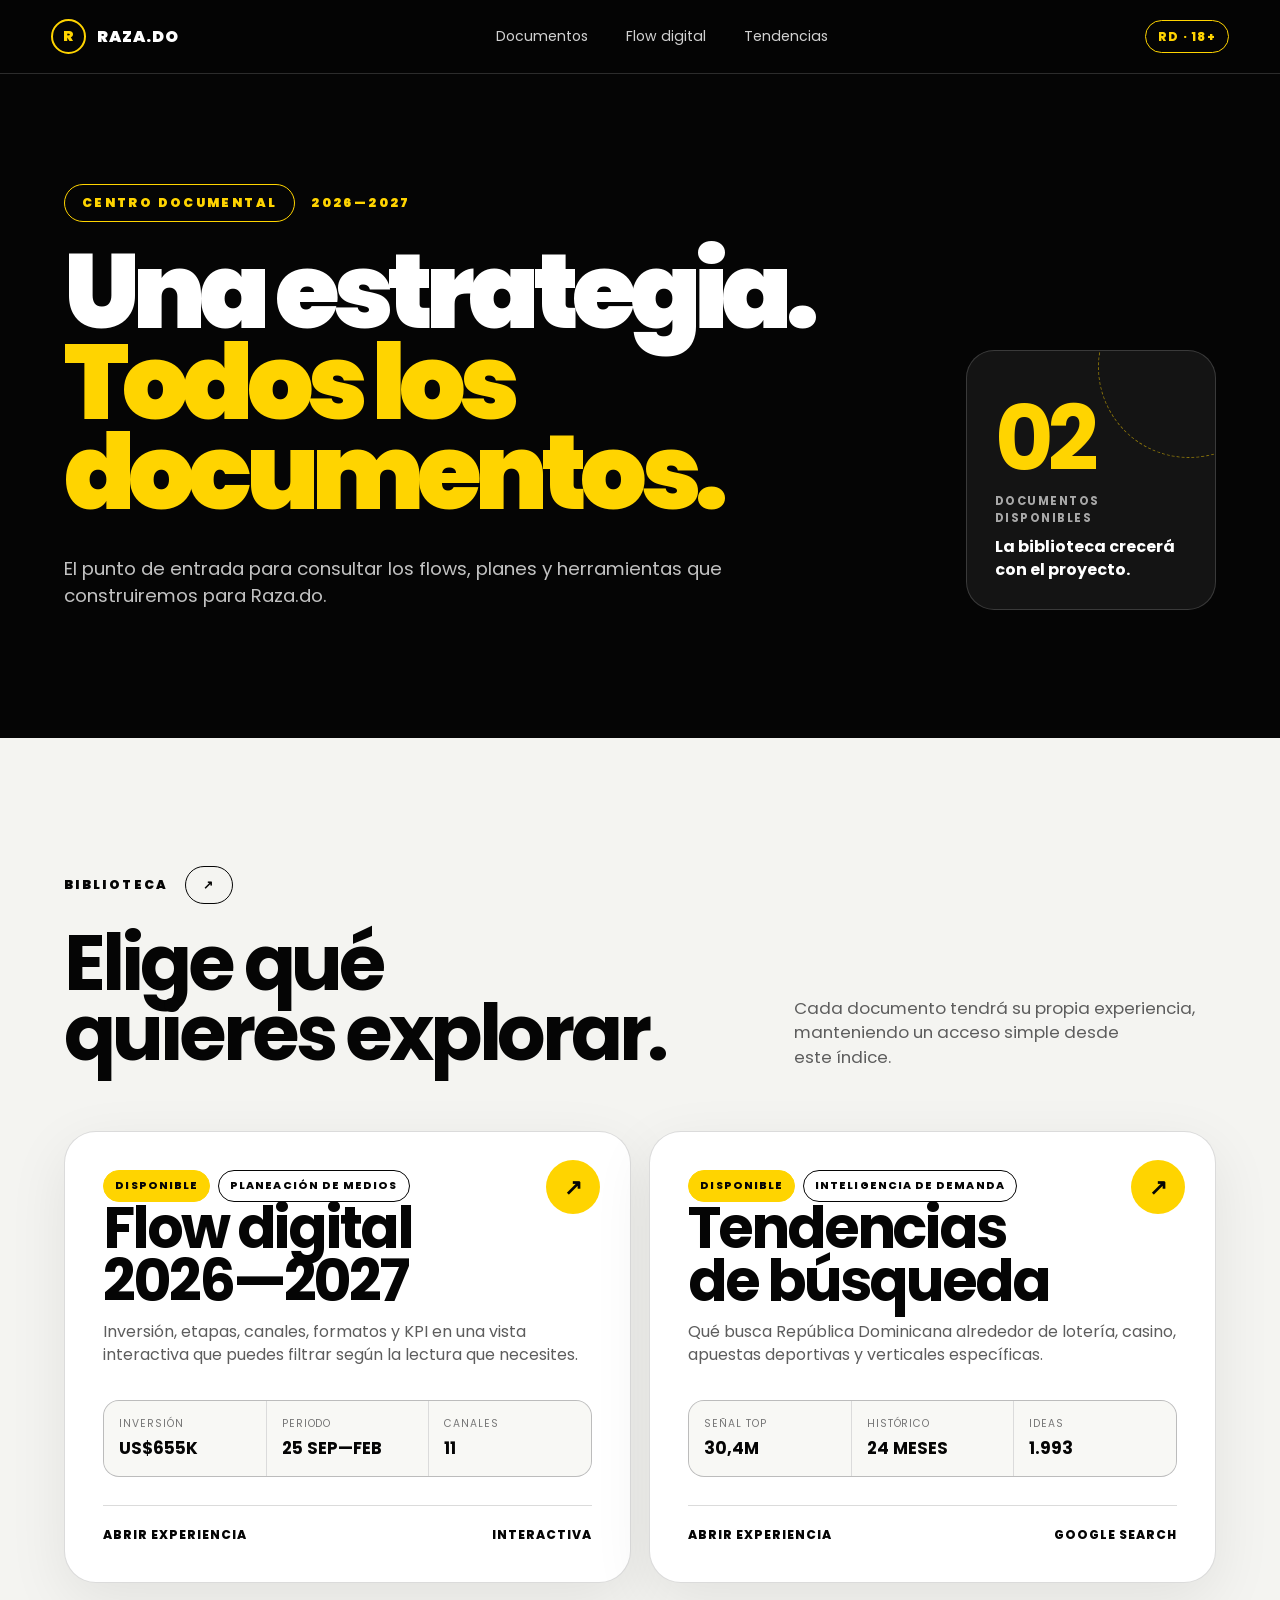
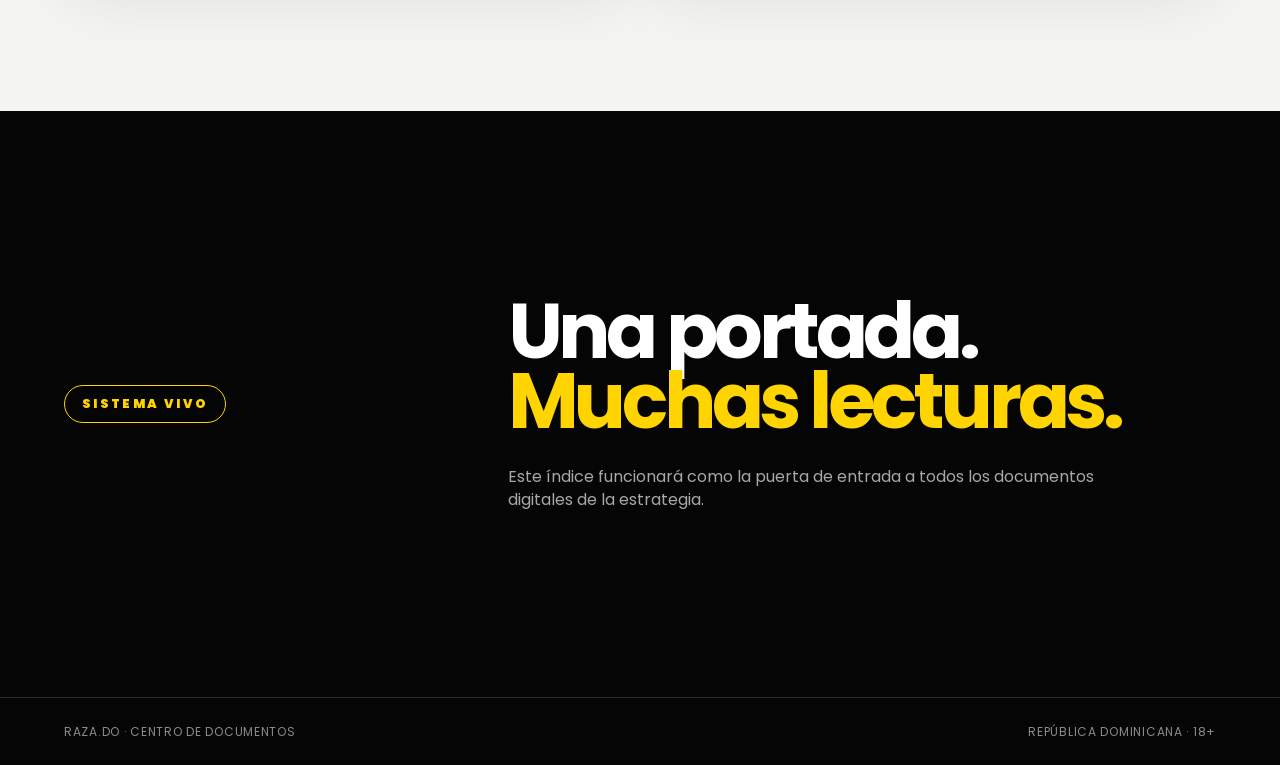
<file: index.html>
<!doctype html>
<html lang="es">
<head>
  <meta charset="utf-8">
  <meta name="viewport" content="width=device-width, initial-scale=1">
  <meta name="description" content="Centro de documentos estratégicos de Raza.do.">
  <title>Raza.do | Centro de documentos</title>
  <link rel="stylesheet" href="styles.css">
</head>
<body class="library-page">
  <a class="skip-link" href="#documentos">Saltar a los documentos</a>

  <header class="site-header">
    <a class="brand" href="#top" aria-label="Raza.do, inicio">
      <span class="brand-mark">R</span>
      <span>RAZA.DO</span>
    </a>
    <nav aria-label="Navegación principal">
      <a href="#documentos">Documentos</a>
      <a href="flow-digital.html">Flow digital</a>
      <a href="tendencias-busqueda.html">Tendencias</a>
    </nav>
    <span class="header-context">RD · 18+</span>
  </header>

  <main id="top">
    <section class="library-hero section-dark" aria-labelledby="library-title">
      <div class="library-hero-copy">
        <p class="eyebrow"><span>CENTRO DOCUMENTAL</span><span>2026—2027</span></p>
        <h1 id="library-title">Una<span class="mobile-break"><br></span> estrategia.<br><em>Todos los<span class="mobile-break"><br></span> documentos.</em></h1>
        <p class="library-lead">El punto de entrada para consultar los flows, planes y herramientas que construiremos para Raza.do.</p>
      </div>
      <aside class="library-count" aria-label="Documentos disponibles">
        <strong>02</strong>
        <span>Documentos disponibles</span>
        <p>La biblioteca crecerá con el proyecto.</p>
      </aside>
    </section>

    <section class="document-library section-light" id="documentos" aria-labelledby="documents-title">
      <div class="section-heading section-heading-wide">
        <div>
          <p class="eyebrow eyebrow-dark">BIBLIOTECA <span>↗</span></p>
          <h2 id="documents-title">Elige qué<br>quieres explorar.</h2>
        </div>
        <p>Cada documento tendrá su propia experiencia, manteniendo un acceso simple desde este índice.</p>
      </div>

      <div class="document-grid">
        <a class="document-card document-card-featured document-card-half" href="flow-digital.html" aria-label="Abrir Flow digital 2026—2027">
          <div class="document-meta">
            <span class="document-tag document-tag-accent">Disponible</span>
            <span class="document-tag">Planeación de medios</span>
          </div>
          <h3>Flow digital<br>2026—2027</h3>
          <p>Inversión, etapas, canales, formatos y KPI en una vista interactiva que puedes filtrar según la lectura que necesites.</p>
          <div class="document-stats" aria-label="Resumen del documento">
            <div><span>Inversión</span><strong>US$655K</strong></div>
            <div><span>Periodo</span><strong>25 SEP—FEB</strong></div>
            <div><span>Canales</span><strong>11</strong></div>
          </div>
          <div class="document-card-footer"><span>Abrir experiencia</span><span>Interactiva</span></div>
        </a>

        <a class="document-card document-card-featured document-card-half" href="tendencias-busqueda.html" aria-label="Abrir Tendencias de búsqueda en República Dominicana">
          <div class="document-meta">
            <span class="document-tag document-tag-accent">Disponible</span>
            <span class="document-tag">Inteligencia de demanda</span>
          </div>
          <h3>Tendencias<br>de búsqueda</h3>
          <p>Qué busca República Dominicana alrededor de lotería, casino, apuestas deportivas y verticales específicas.</p>
          <div class="document-stats" aria-label="Resumen del documento">
            <div><span>Señal top</span><strong>30,4M</strong></div>
            <div><span>Histórico</span><strong>24 MESES</strong></div>
            <div><span>Ideas</span><strong>1.993</strong></div>
          </div>
          <div class="document-card-footer"><span>Abrir experiencia</span><span>Google Search</span></div>
        </a>
      </div>
    </section>

    <section class="section-dark">
      <div class="library-callout">
        <p class="eyebrow"><span>SISTEMA VIVO</span></p>
        <div>
          <h2>Una portada.<br><em>Muchas lecturas.</em></h2>
          <p>Este índice funcionará como la puerta de entrada a todos los documentos digitales de la estrategia.</p>
        </div>
      </div>
    </section>
  </main>

  <footer>
    <span>Raza.do · Centro de documentos</span>
    <span>República Dominicana · 18+</span>
  </footer>
</body>
</html>
</file>
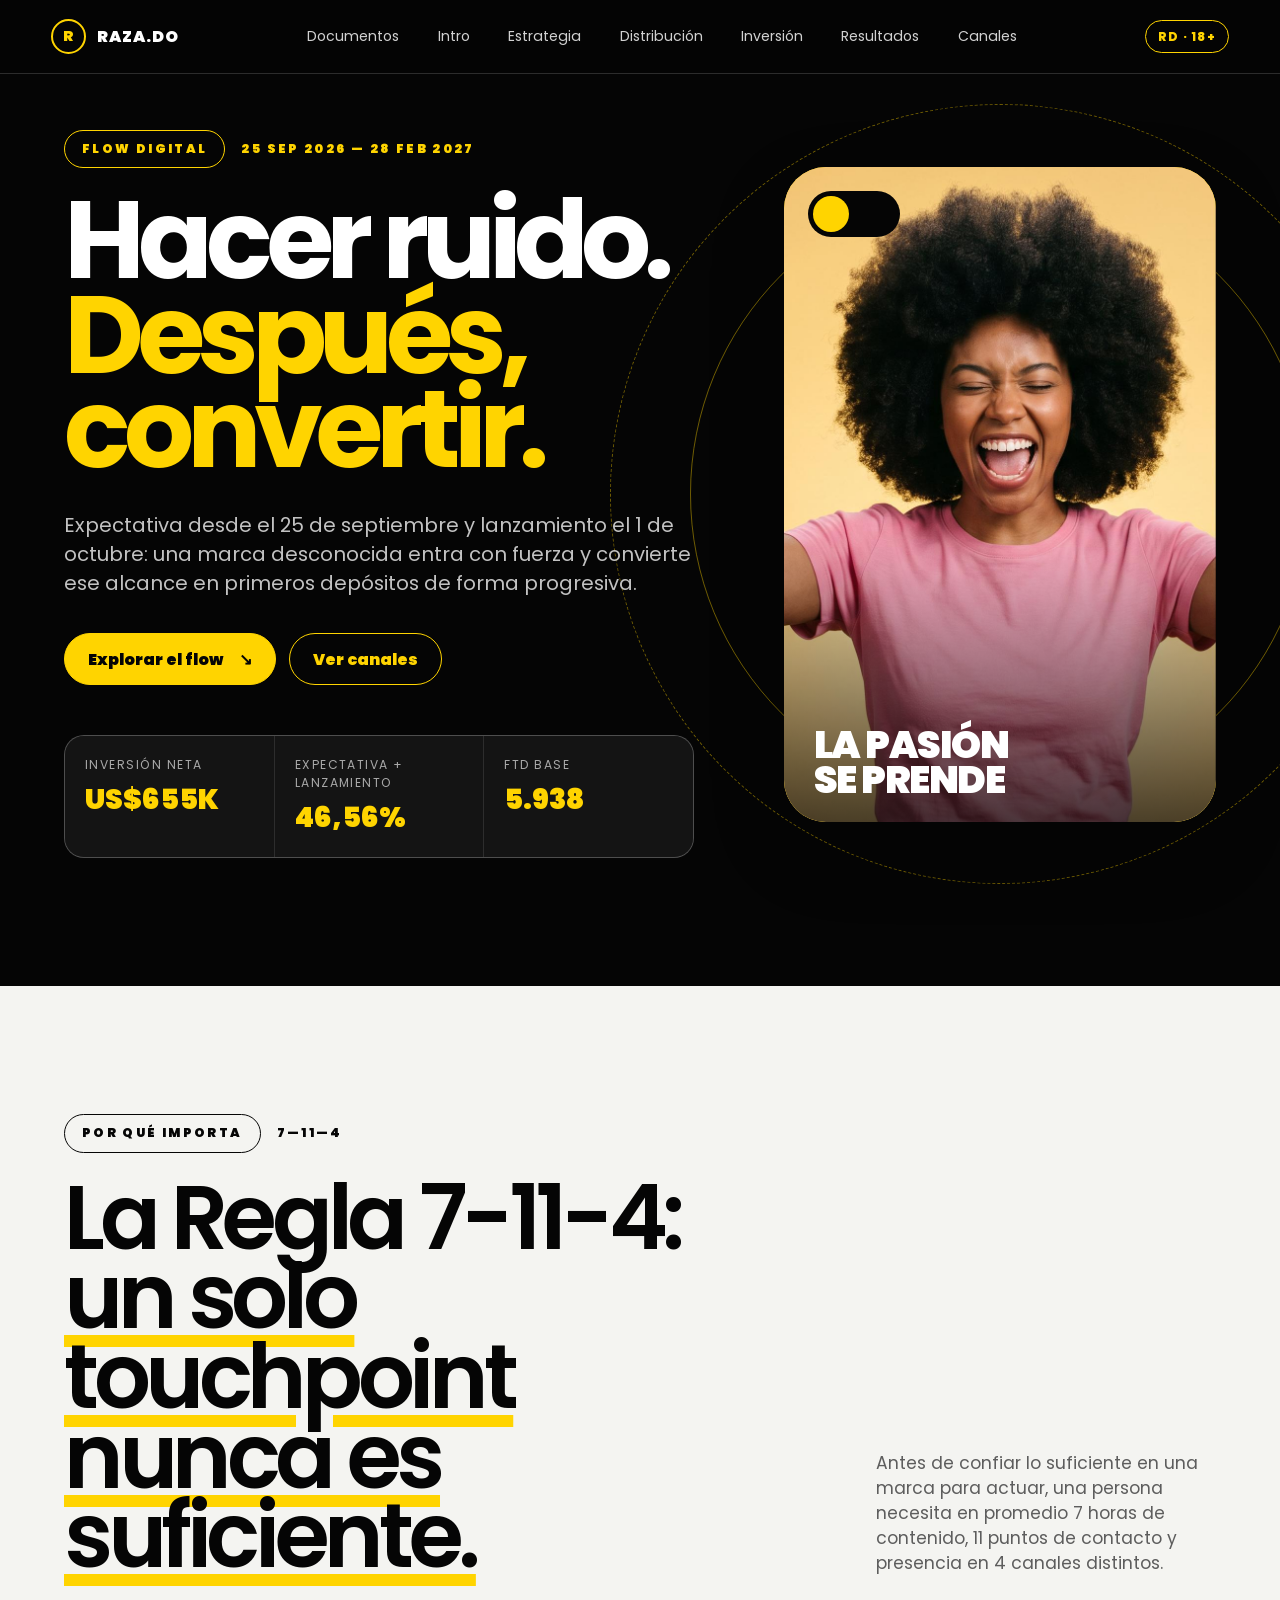
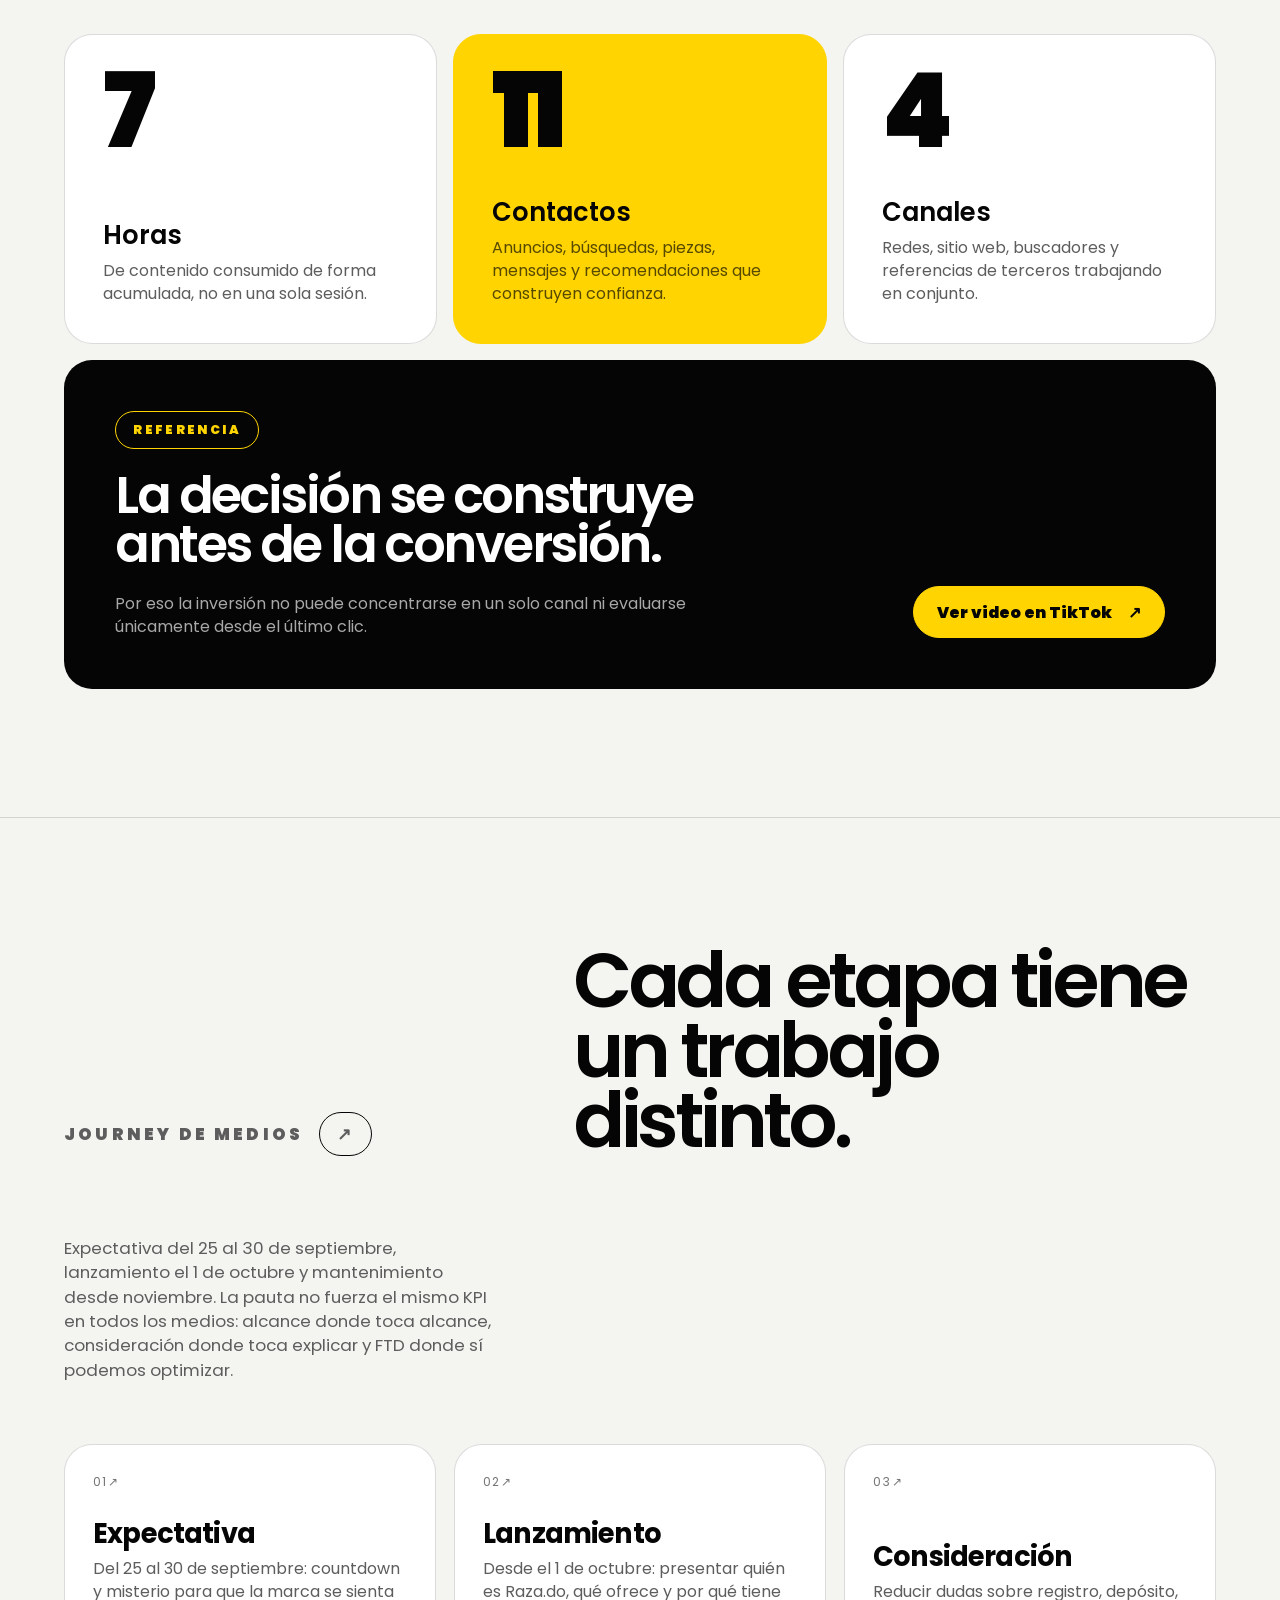
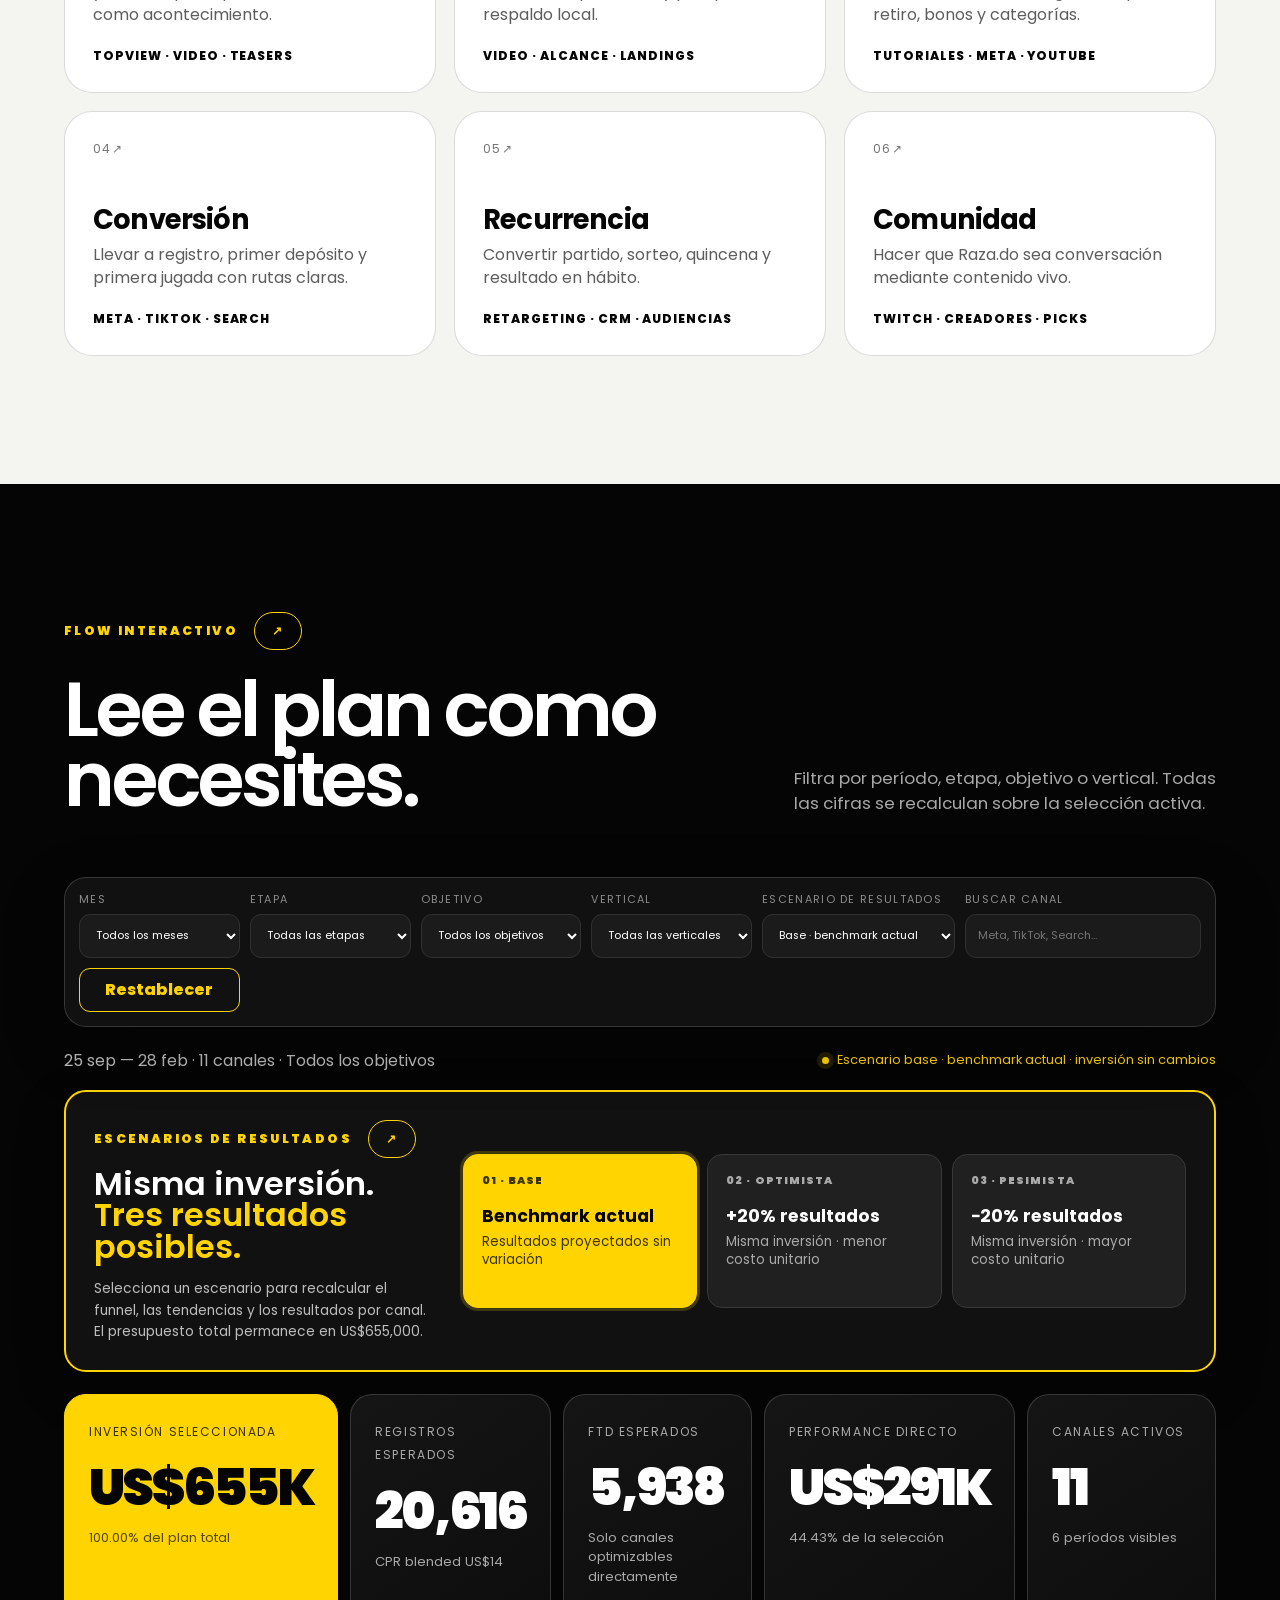
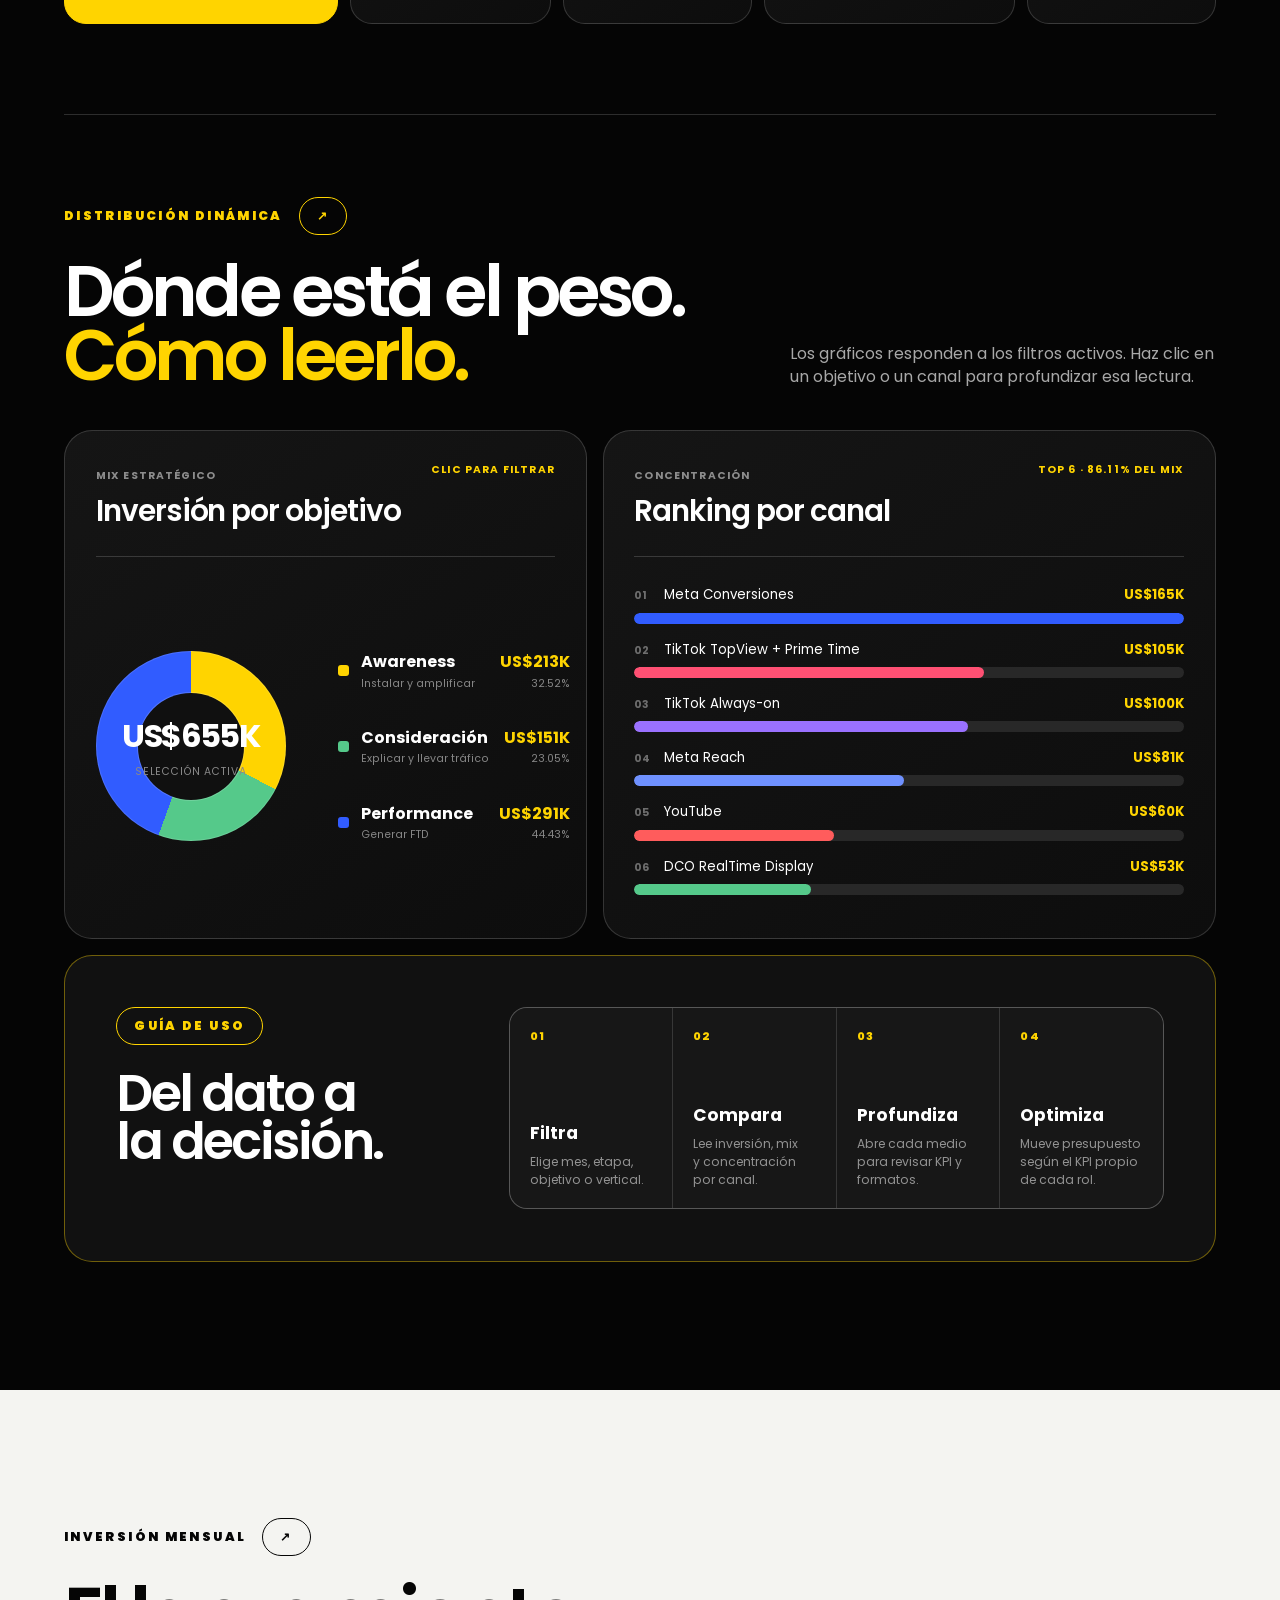
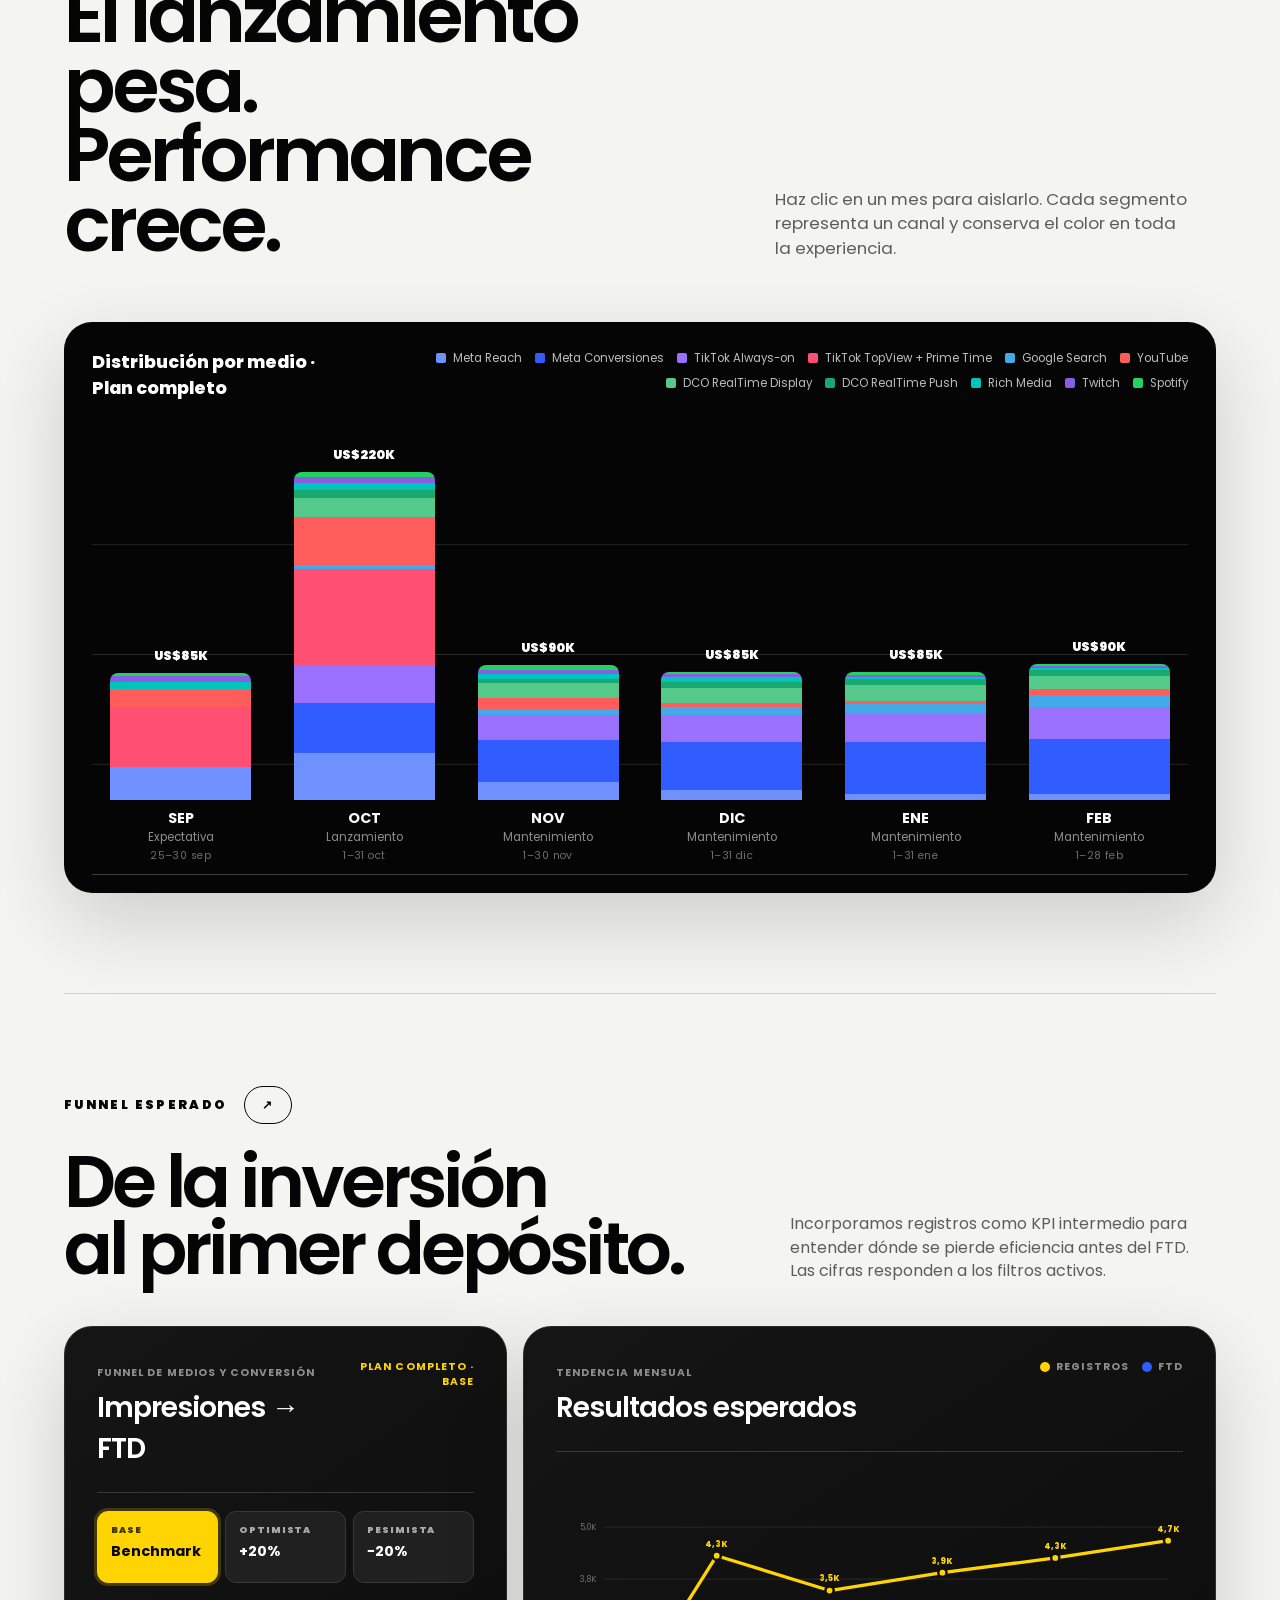
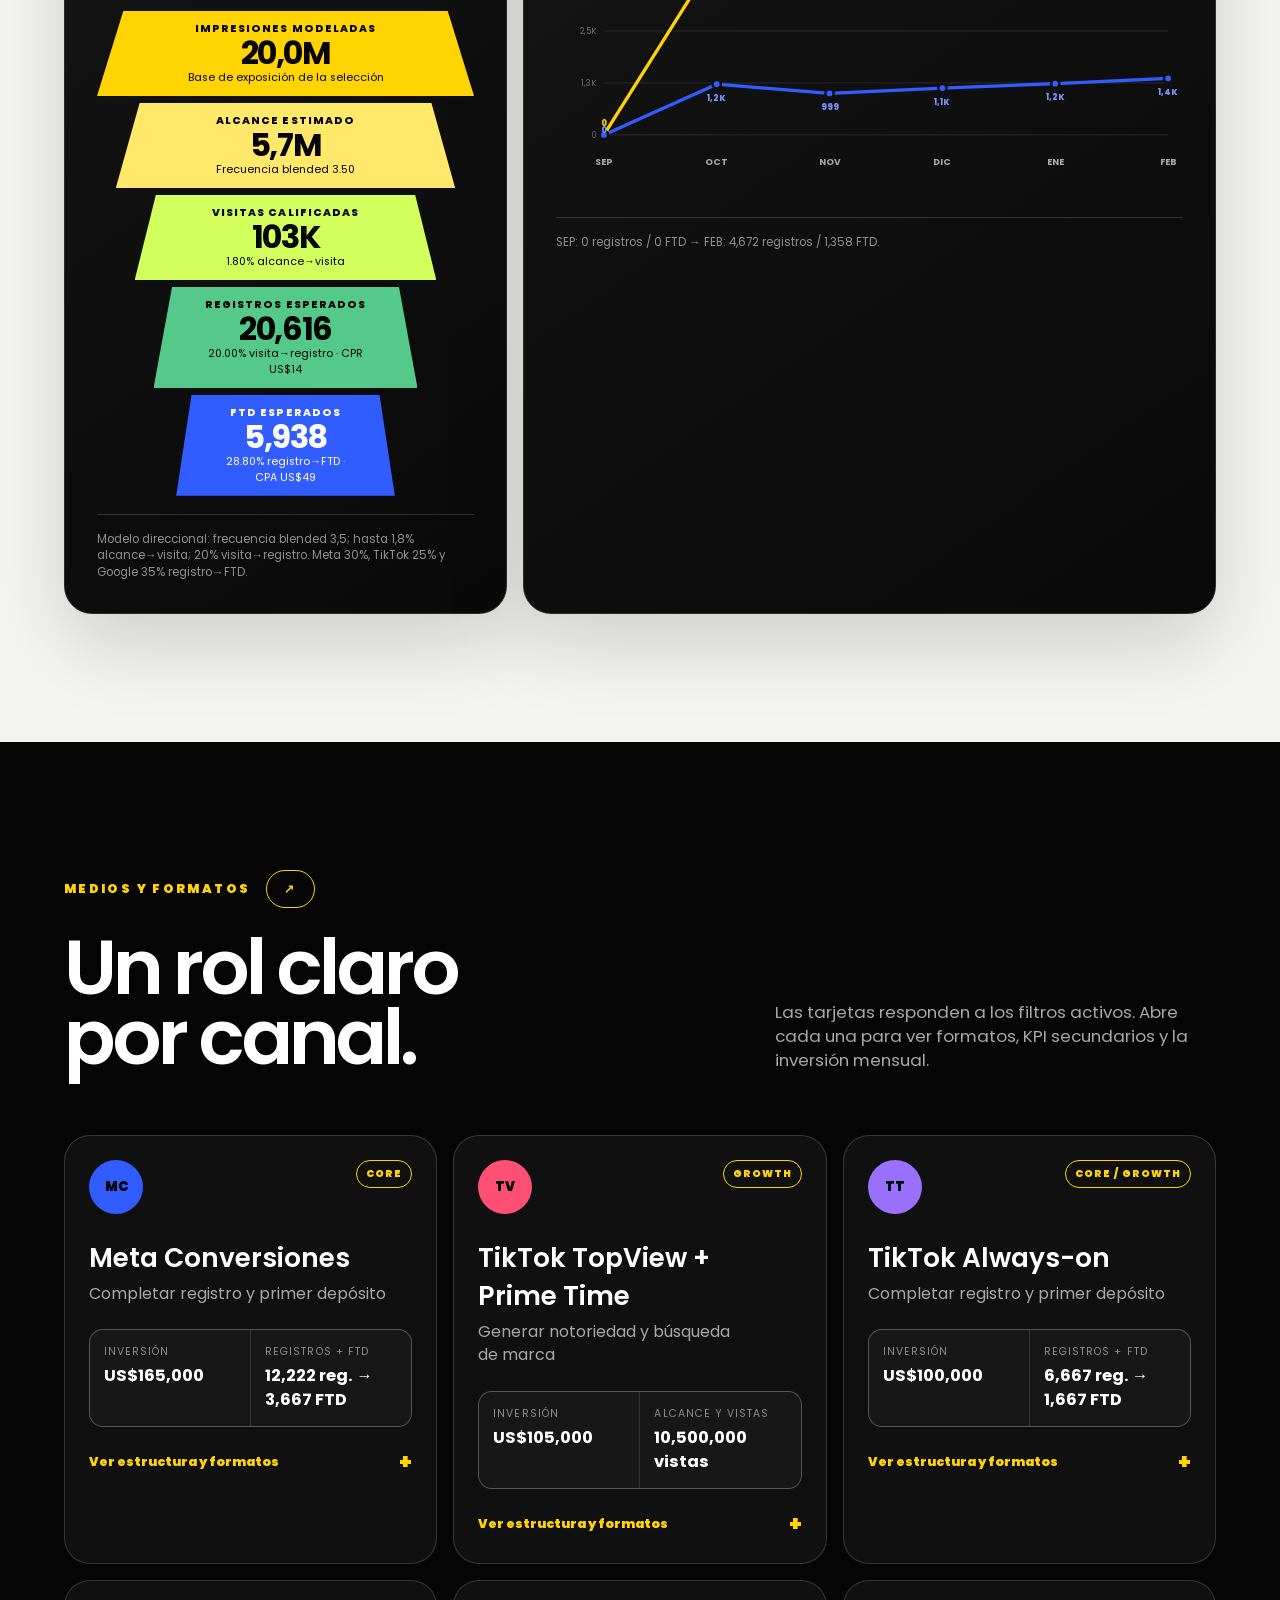
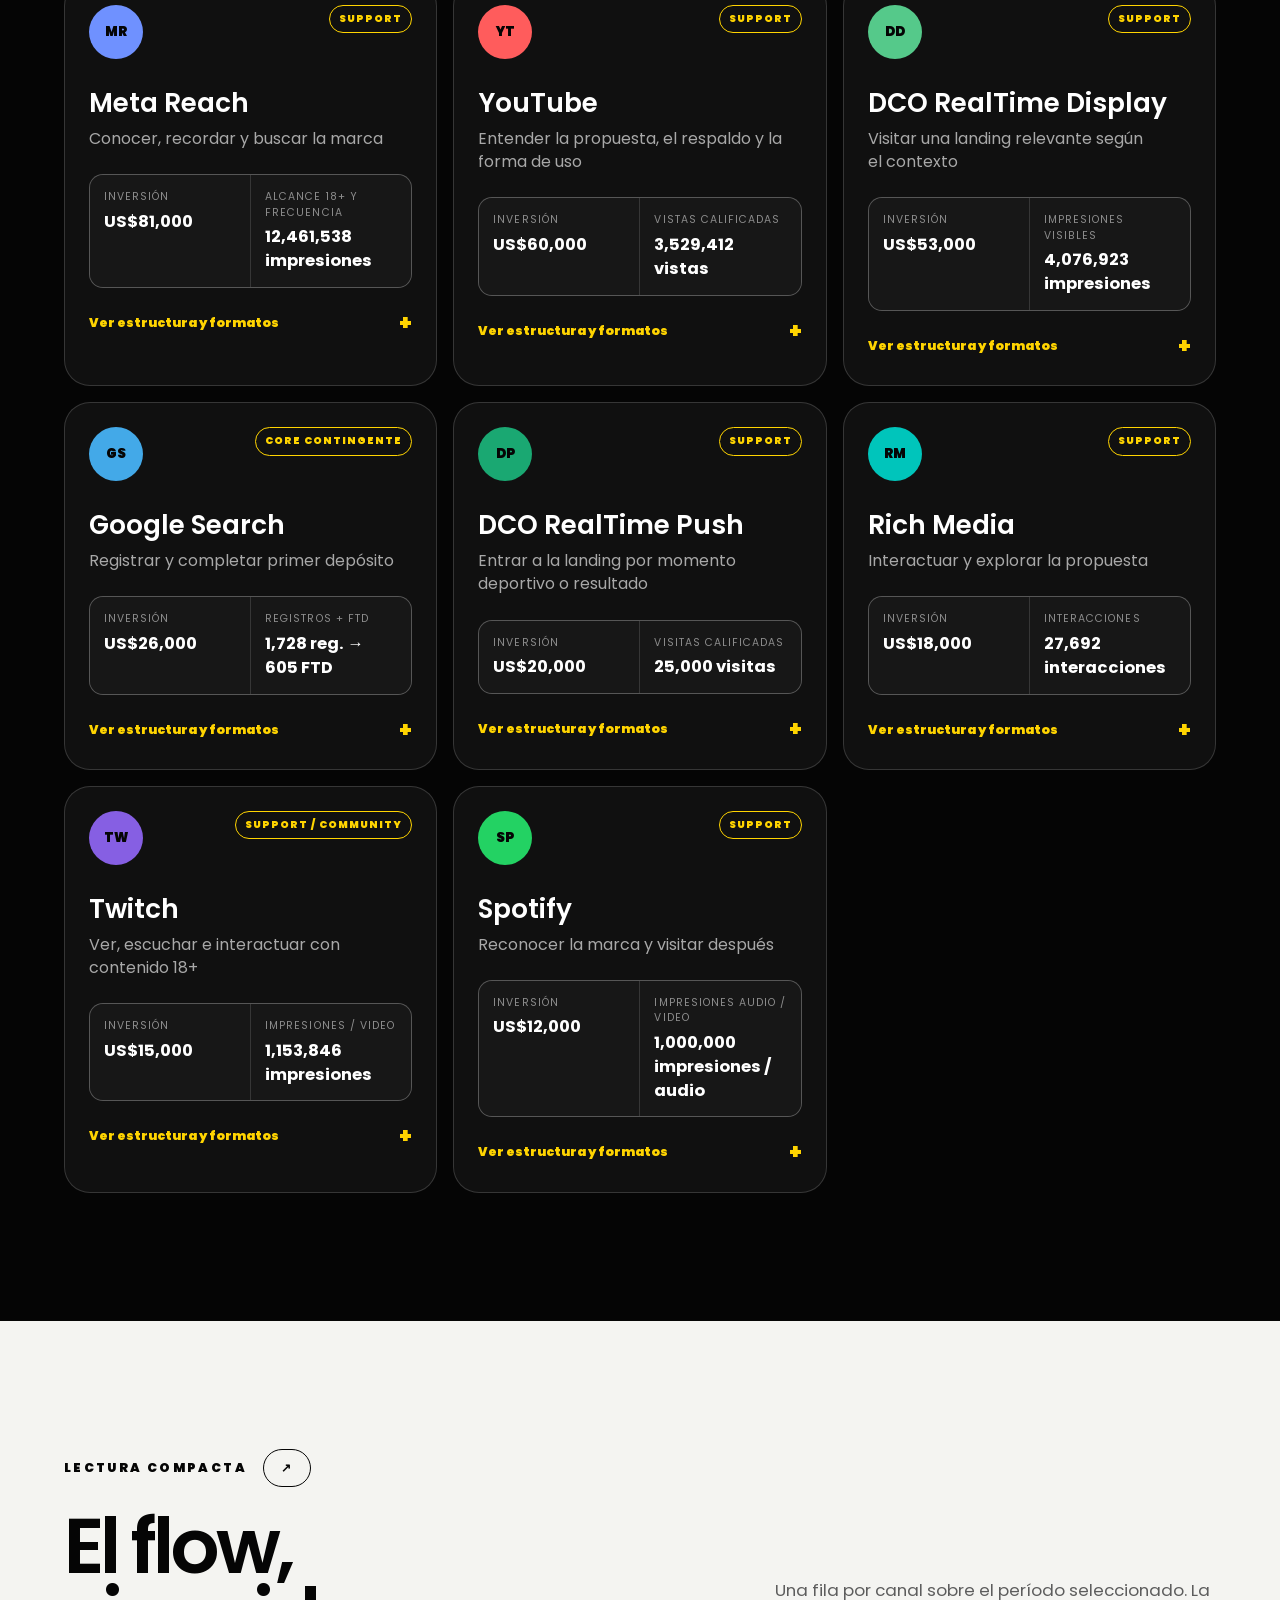
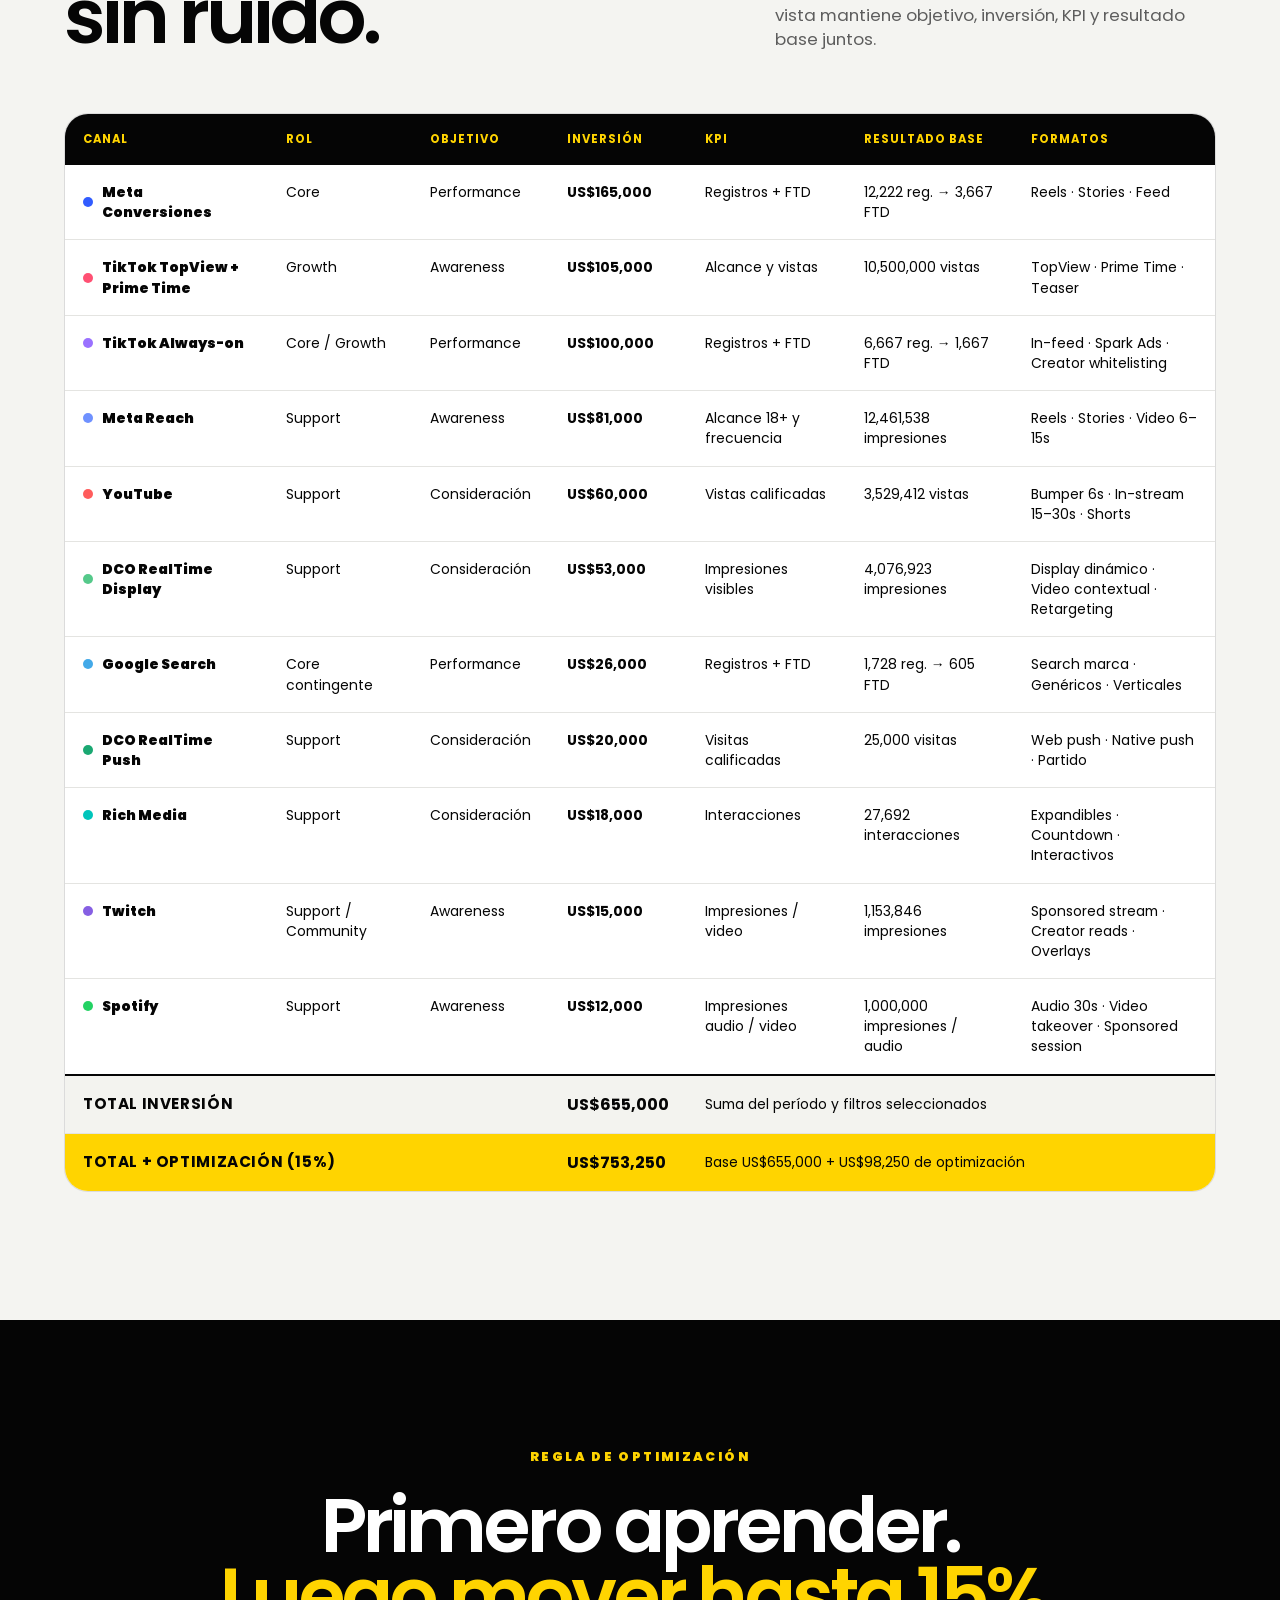
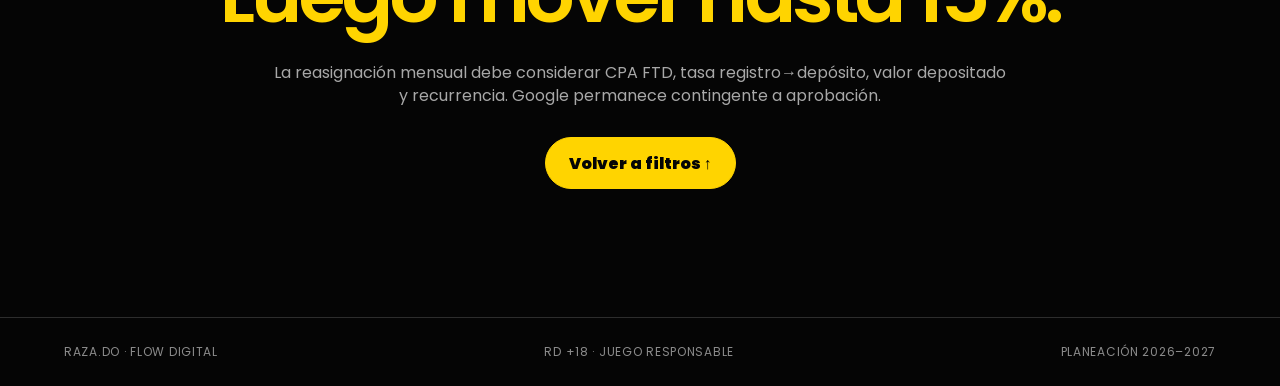
<file: flow-digital.html>
<!doctype html>
<html lang="es">
<head>
  <meta charset="utf-8">
  <meta name="viewport" content="width=device-width, initial-scale=1">
  <meta name="description" content="Flow digital interactivo de Raza.do: inversión, etapas, canales, formatos y KPI.">
  <title>Raza.do | Flow digital interactivo</title>
  <link rel="stylesheet" href="styles.css">
</head>
<body class="flow-page">
  <a class="skip-link" href="#flow">Saltar al flow</a>

  <header class="site-header">
    <a class="brand" href="index.html" aria-label="Volver al centro de documentos de Raza.do">
      <span class="brand-mark">R</span>
      <span>RAZA.DO</span>
    </a>
    <nav aria-label="Navegación principal">
      <a href="index.html">Documentos</a>
      <a href="#intro">Intro</a>
      <a href="#estrategia">Estrategia</a>
      <a href="#distribucion">Distribución</a>
      <a href="#inversion">Inversión</a>
      <a href="#resultados">Resultados</a>
      <a href="#canales">Canales</a>
    </nav>
    <span class="header-context">RD · 18+</span>
  </header>

  <main id="top">
    <section class="hero section-dark" aria-labelledby="hero-title">
      <div class="hero-copy">
        <p class="eyebrow"><span>FLOW DIGITAL</span><span>25 SEP 2026 — 28 FEB 2027</span></p>
        <h1 id="hero-title">Hacer ruido.<br><em>Después, convertir.</em></h1>
        <p class="hero-lead">Expectativa desde el 25 de septiembre y lanzamiento el 1 de octubre: una marca desconocida entra con fuerza y convierte ese alcance en primeros depósitos de forma progresiva.</p>
        <div class="hero-actions">
          <a class="button button-primary" href="#flow">Explorar el flow <span aria-hidden="true">↘</span></a>
          <a class="button button-ghost" href="#canales">Ver canales</a>
        </div>
        <dl class="hero-stats" aria-label="Resumen de inversión">
          <div><dt>Inversión neta</dt><dd>US$655K</dd></div>
          <div><dt>Expectativa + lanzamiento</dt><dd>46,56%</dd></div>
          <div><dt>FTD base</dt><dd>5.938</dd></div>
        </dl>
      </div>
      <div class="hero-visual" aria-hidden="true">
        <div class="hero-image-shell">
          <img src="assets/launch-energy.jpg" alt="">
          <div class="toggle-motif"><span></span></div>
          <p>LA PASIÓN<br>SE PRENDE</p>
        </div>
        <div class="orbit orbit-one"></div>
        <div class="orbit orbit-two"></div>
      </div>
    </section>

    <section class="rule-intro section-light" id="intro" aria-labelledby="rule-title">
      <div class="rule-heading">
        <p class="eyebrow eyebrow-dark"><span>POR QUÉ IMPORTA</span><span>7—11—4</span></p>
        <h2 id="rule-title">La Regla 7-11-4:<br><em>un solo touchpoint nunca es suficiente.</em></h2>
        <p>Antes de confiar lo suficiente en una marca para actuar, una persona necesita en promedio 7 horas de contenido, 11 puntos de contacto y presencia en 4 canales distintos.</p>
      </div>

      <div class="rule-grid" aria-label="Componentes de la Regla 7-11-4">
        <article class="rule-card">
          <span class="rule-card-number">7</span>
          <div><h3>Horas</h3><p>De contenido consumido de forma acumulada, no en una sola sesión.</p></div>
        </article>
        <article class="rule-card">
          <span class="rule-card-number">11</span>
          <div><h3>Contactos</h3><p>Anuncios, búsquedas, piezas, mensajes y recomendaciones que construyen confianza.</p></div>
        </article>
        <article class="rule-card">
          <span class="rule-card-number">4</span>
          <div><h3>Canales</h3><p>Redes, sitio web, buscadores y referencias de terceros trabajando en conjunto.</p></div>
        </article>
      </div>

      <aside class="rule-reference" aria-label="Referencia en video">
        <div>
          <p class="eyebrow"><span>REFERENCIA</span></p>
          <h3>La decisión se construye<br>antes de la conversión.</h3>
          <p>Por eso la inversión no puede concentrarse en un solo canal ni evaluarse únicamente desde el último clic.</p>
        </div>
        <a class="button button-primary" href="https://vt.tiktok.com/ZS4NrgmYm/" target="_blank" rel="noopener">Ver video en TikTok <span aria-hidden="true">↗</span></a>
      </aside>
    </section>

    <section class="strategy section-light" id="estrategia" aria-labelledby="strategy-title">
      <div class="section-heading">
        <p class="eyebrow eyebrow-dark">JOURNEY DE MEDIOS <span>↗</span></p>
        <h2 id="strategy-title">Cada etapa tiene<br>un trabajo distinto.</h2>
        <p>Expectativa del 25 al 30 de septiembre, lanzamiento el 1 de octubre y mantenimiento desde noviembre. La pauta no fuerza el mismo KPI en todos los medios: alcance donde toca alcance, consideración donde toca explicar y FTD donde sí podemos optimizar.</p>
      </div>
      <div class="journey" id="journey" aria-label="Etapas estratégicas"></div>
    </section>

    <section class="dashboard section-dark" id="flow" aria-labelledby="flow-title">
      <div class="section-heading section-heading-wide">
        <div>
          <p class="eyebrow">FLOW INTERACTIVO <span>↗</span></p>
          <h2 id="flow-title">Lee el plan como<br>necesites.</h2>
        </div>
        <p>Filtra por período, etapa, objetivo o vertical. Todas las cifras se recalculan sobre la selección activa.</p>
      </div>

      <form class="filters" id="filters" aria-label="Filtros del flow">
        <label>Mes
          <select id="monthFilter">
            <option value="all">Todos los meses</option>
          </select>
        </label>
        <label>Etapa
          <select id="stageFilter">
            <option value="all">Todas las etapas</option>
            <option value="Expectativa">Expectativa (25–30 sep)</option>
            <option value="Lanzamiento">Lanzamiento (1–31 oct)</option>
            <option value="Mantenimiento">Mantenimiento (nov–feb)</option>
          </select>
        </label>
        <label>Objetivo
          <select id="objectiveFilter">
            <option value="all">Todos los objetivos</option>
            <option value="Awareness">Awareness</option>
            <option value="Consideración">Consideración</option>
            <option value="Performance">Performance / FTD</option>
          </select>
        </label>
        <label>Vertical
          <select id="verticalFilter">
            <option value="all">Todas las verticales</option>
            <option value="Marca">Marca</option>
            <option value="Deportivas">Deportivas</option>
            <option value="Casino">Casino</option>
            <option value="Lotería">Lotería</option>
            <option value="Virtuales">Virtuales</option>
          </select>
        </label>
        <label>Escenario de resultados
          <select id="scenarioFilter">
            <option value="base">Base · benchmark actual</option>
            <option value="optimistic">Optimista · +20% resultados</option>
            <option value="pessimistic">Pesimista · −20% resultados</option>
          </select>
        </label>
        <label class="search-label">Buscar canal
          <input id="searchFilter" type="search" placeholder="Meta, TikTok, Search…" autocomplete="off">
        </label>
        <button class="reset-button" id="resetFilters" type="button">Restablecer</button>
      </form>

      <div class="active-filter-row">
        <p id="selectionLabel" aria-live="polite">Plan completo · 25 sep — 28 feb · 11 canales</p>
        <span class="live-dot" id="scenarioLabel">Escenario base · inversión sin cambios</span>
      </div>

      <section class="scenario-switcher" aria-labelledby="scenario-title">
        <div class="scenario-switcher-copy">
          <p class="eyebrow">ESCENARIOS DE RESULTADOS <span>↗</span></p>
          <h2 id="scenario-title">Misma inversión.<br><em>Tres resultados posibles.</em></h2>
          <p>Selecciona un escenario para recalcular el funnel, las tendencias y los resultados por canal. El presupuesto total permanece en US$655,000.</p>
        </div>
        <div class="scenario-options" role="group" aria-label="Seleccionar escenario de resultados">
          <button class="scenario-option is-active" type="button" data-scenario="base" aria-pressed="true"><span>01 · BASE</span><strong>Benchmark actual</strong><small>Resultados proyectados sin variación</small></button>
          <button class="scenario-option scenario-option-positive" type="button" data-scenario="optimistic" aria-pressed="false"><span>02 · OPTIMISTA</span><strong>+20% resultados</strong><small>Misma inversión · menor costo unitario</small></button>
          <button class="scenario-option scenario-option-negative" type="button" data-scenario="pessimistic" aria-pressed="false"><span>03 · PESIMISTA</span><strong>−20% resultados</strong><small>Misma inversión · mayor costo unitario</small></button>
        </div>
      </section>

      <div class="metric-grid" id="metricGrid" aria-live="polite"></div>

      <section class="distribution-block" id="distribucion" aria-labelledby="distribution-title">
        <div class="dashboard-subheading">
          <div>
            <p class="eyebrow">DISTRIBUCIÓN DINÁMICA <span>↗</span></p>
            <h2 id="distribution-title">Dónde está el peso.<br><em>Cómo leerlo.</em></h2>
          </div>
          <p>Los gráficos responden a los filtros activos. Haz clic en un objetivo o un canal para profundizar esa lectura.</p>
        </div>

        <div class="distribution-grid">
          <article class="insight-panel objective-panel">
            <div class="insight-panel-heading">
              <div><span>Mix estratégico</span><h3>Inversión por objetivo</h3></div>
              <span class="chart-hint">Clic para filtrar</span>
            </div>
            <div class="objective-chart-layout">
              <div class="objective-donut" id="objectiveDonut" role="img" aria-label="Distribución de inversión por objetivo"></div>
              <div class="objective-legend" id="objectiveLegend"></div>
            </div>
          </article>

          <article class="insight-panel ranking-panel">
            <div class="insight-panel-heading">
              <div><span>Concentración</span><h3>Ranking por canal</h3></div>
              <span class="chart-hint" id="rankingSummary">Top 6</span>
            </div>
            <div class="ranking-list" id="channelRanking" aria-live="polite"></div>
          </article>
        </div>

        <div class="flow-usage" aria-labelledby="usage-title">
          <div class="flow-usage-heading">
            <p class="eyebrow"><span>GUÍA DE USO</span></p>
            <h3 id="usage-title">Del dato a<br>la decisión.</h3>
          </div>
          <ol class="flow-usage-steps">
            <li><span>01</span><strong>Filtra</strong><p>Elige mes, etapa, objetivo o vertical.</p></li>
            <li><span>02</span><strong>Compara</strong><p>Lee inversión, mix y concentración por canal.</p></li>
            <li><span>03</span><strong>Profundiza</strong><p>Abre cada medio para revisar KPI y formatos.</p></li>
            <li><span>04</span><strong>Optimiza</strong><p>Mueve presupuesto según el KPI propio de cada rol.</p></li>
          </ol>
        </div>
      </section>
    </section>

    <section class="investment section-light" id="inversion" aria-labelledby="investment-title">
      <div class="section-heading section-heading-inline">
        <div>
          <p class="eyebrow eyebrow-dark">INVERSIÓN MENSUAL <span>↗</span></p>
          <h2 id="investment-title">El lanzamiento pesa.<br>Performance crece.</h2>
        </div>
        <p>Haz clic en un mes para aislarlo. Cada segmento representa un canal y conserva el color en toda la experiencia.</p>
      </div>
      <div class="chart-shell">
        <div class="chart-toolbar">
          <p id="chartTitle">Distribución por medio · Plan completo</p>
          <div class="legend" id="chartLegend"></div>
        </div>
        <div class="monthly-chart" id="monthlyChart" role="img" aria-label="Inversión mensual apilada por canal"></div>
      </div>

      <section class="performance-results" id="resultados" aria-labelledby="results-title">
        <div class="results-heading">
          <div>
            <p class="eyebrow eyebrow-dark">FUNNEL ESPERADO <span>↗</span></p>
            <h2 id="results-title">De la inversión<br>al primer depósito.</h2>
          </div>
          <p>Incorporamos registros como KPI intermedio para entender dónde se pierde eficiencia antes del FTD. Las cifras responden a los filtros activos.</p>
        </div>

        <div class="results-grid">
          <article class="performance-panel funnel-panel">
            <div class="performance-panel-heading">
              <div><span>Funnel de medios y conversión</span><h3>Impresiones → FTD</h3></div>
              <span id="funnelSelection">Plan completo</span>
            </div>
            <div class="funnel-scenario-options" role="group" aria-label="Escenario aplicado al funnel">
              <button class="scenario-option funnel-scenario-option is-active" type="button" data-scenario="base" aria-pressed="true"><span>BASE</span><strong>Benchmark</strong></button>
              <button class="scenario-option funnel-scenario-option" type="button" data-scenario="optimistic" aria-pressed="false"><span>OPTIMISTA</span><strong>+20%</strong></button>
              <button class="scenario-option funnel-scenario-option" type="button" data-scenario="pessimistic" aria-pressed="false"><span>PESIMISTA</span><strong>−20%</strong></button>
            </div>
            <div class="conversion-funnel" id="conversionFunnel" role="img" aria-label="Funnel esperado de impresiones, alcance, visitas, registros y FTD"></div>
            <p class="results-assumption">Modelo direccional: frecuencia blended 3,5; hasta 1,8% alcance→visita; 20% visita→registro. Meta 30%, TikTok 25% y Google 35% registro→FTD.</p>
          </article>

          <article class="performance-panel trend-panel">
            <div class="performance-panel-heading">
              <div><span>Tendencia mensual</span><h3>Resultados esperados</h3></div>
              <div class="trend-legend" aria-label="Leyenda"><span><i class="register-swatch"></i>Registros</span><span><i class="ftd-swatch"></i>FTD</span></div>
            </div>
            <div class="results-trend" id="resultsTrend" role="img" aria-label="Tendencia mensual de registros y FTD"></div>
            <p class="trend-summary" id="trendSummary"></p>
          </article>
        </div>
      </section>
    </section>

    <section class="channels section-dark" id="canales" aria-labelledby="channels-title">
      <div class="section-heading section-heading-inline">
        <div>
          <p class="eyebrow">MEDIOS Y FORMATOS <span>↗</span></p>
          <h2 id="channels-title">Un rol claro<br>por canal.</h2>
        </div>
        <p>Las tarjetas responden a los filtros activos. Abre cada una para ver formatos, KPI secundarios y la inversión mensual.</p>
      </div>
      <div class="channel-grid" id="channelGrid"></div>
      <p class="empty-state" id="emptyState" hidden>No hay canales que coincidan con estos filtros.</p>
    </section>

    <section class="flow-table-section section-light" aria-labelledby="table-title">
      <div class="section-heading section-heading-inline">
        <div>
          <p class="eyebrow eyebrow-dark">LECTURA COMPACTA <span>↗</span></p>
          <h2 id="table-title">El flow,<br>sin ruido.</h2>
        </div>
        <p>Una fila por canal sobre el período seleccionado. La vista mantiene objetivo, inversión, KPI y resultado base juntos.</p>
      </div>
      <div class="table-wrap">
        <table>
          <thead>
            <tr>
              <th>Canal</th><th>Rol</th><th>Objetivo</th><th>Inversión</th><th>KPI</th><th>Resultado base</th><th>Formatos</th>
            </tr>
          </thead>
          <tbody id="flowTableBody"></tbody>
        </table>
      </div>
    </section>

    <section class="decision-strip section-dark">
      <p class="eyebrow">REGLA DE OPTIMIZACIÓN</p>
      <h2>Primero aprender.<br><em>Luego mover hasta 15%.</em></h2>
      <p>La reasignación mensual debe considerar CPA FTD, tasa registro→depósito, valor depositado y recurrencia. Google permanece contingente a aprobación.</p>
      <a class="button button-primary" href="#flow">Volver a filtros ↑</a>
    </section>
  </main>

  <footer>
    <span>RAZA.DO · Flow digital</span>
    <span>RD +18 · Juego responsable</span>
    <span>Planeación 2026–2027</span>
  </footer>

  <script src="app.js"></script>
</body>
</html>
</file>
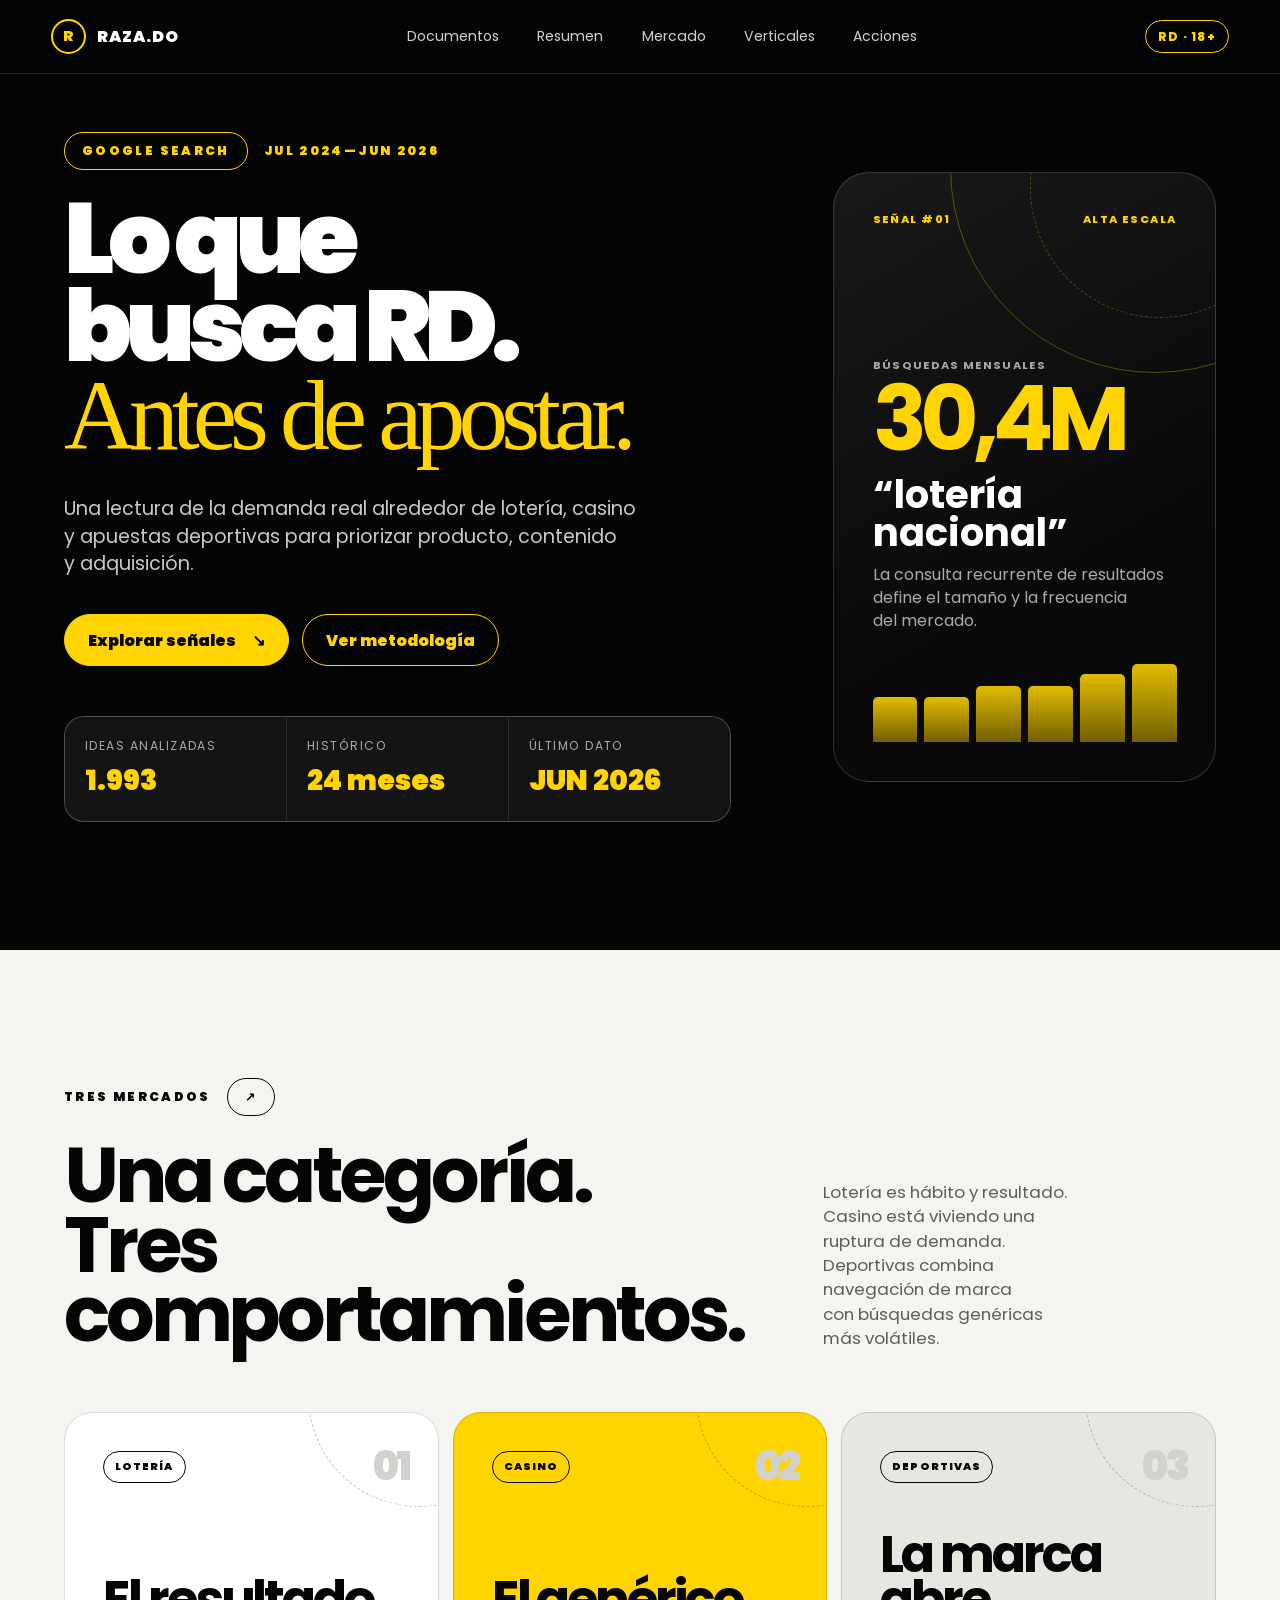
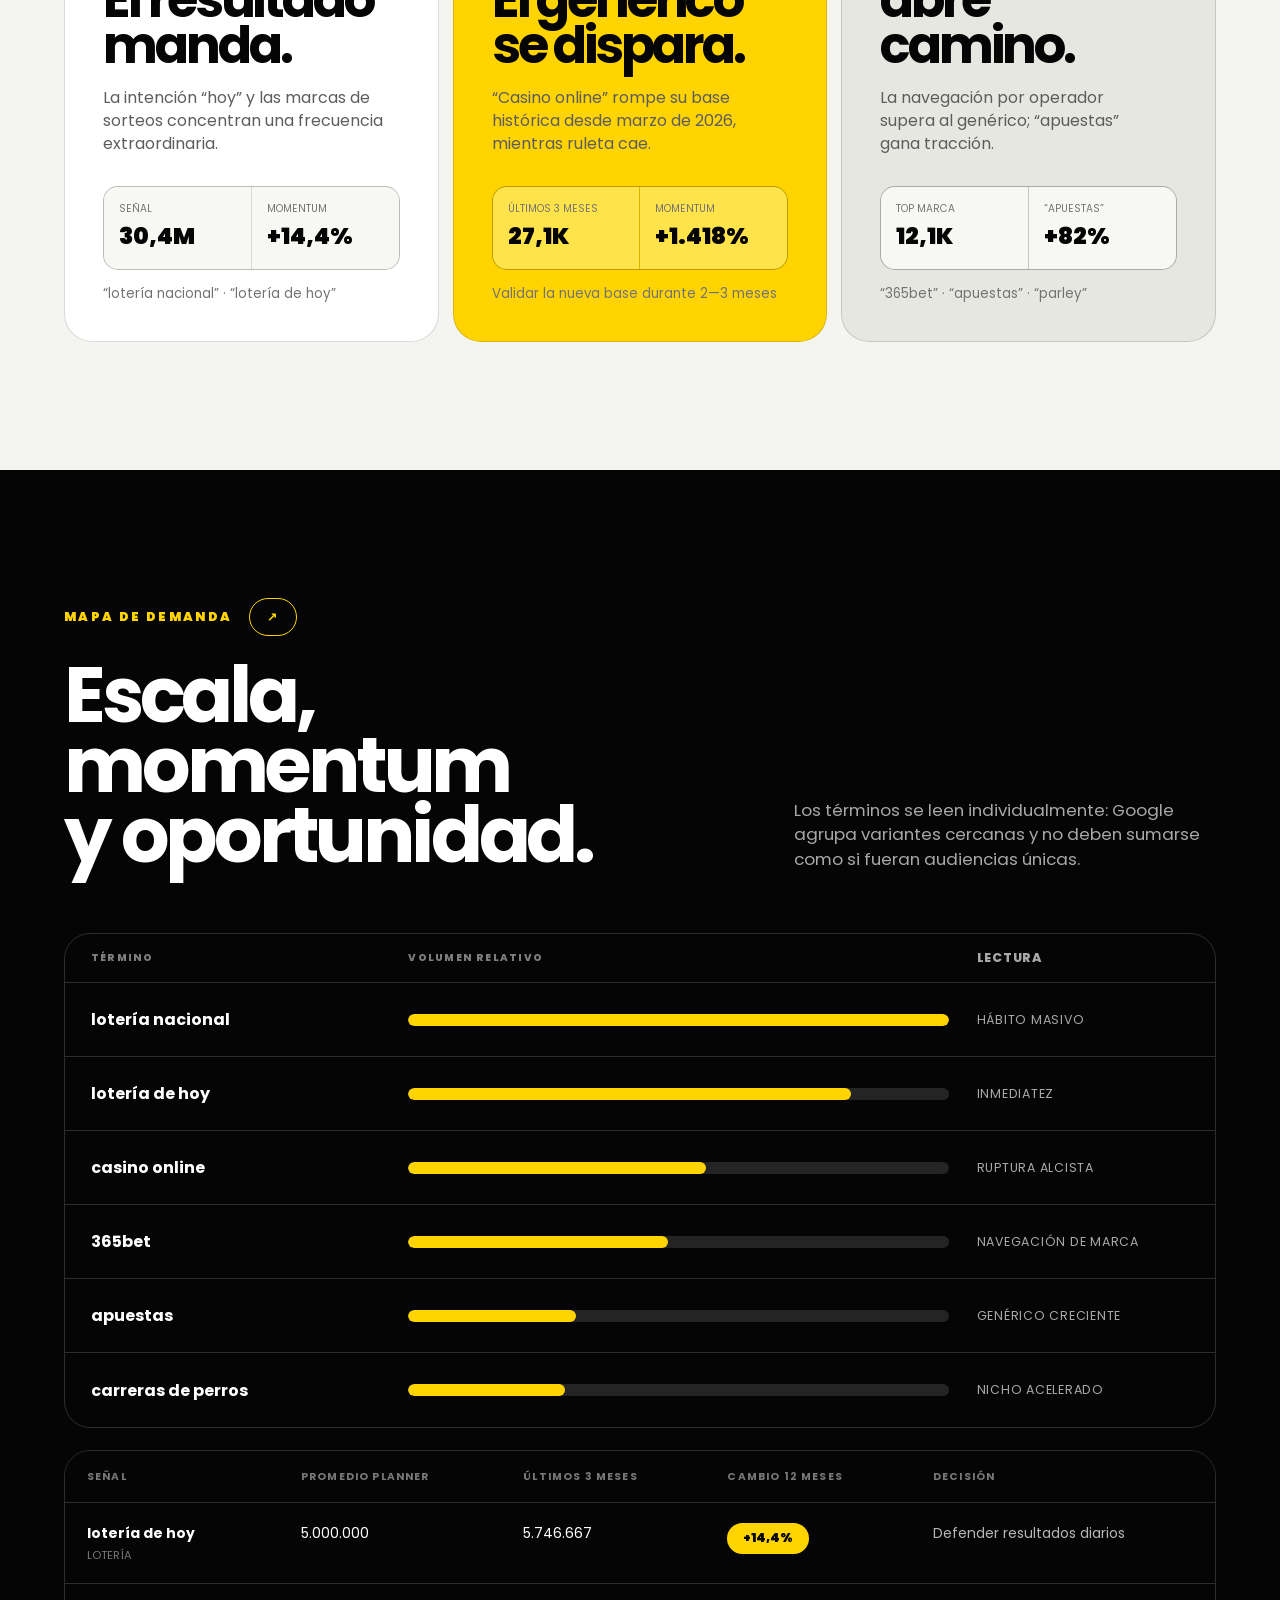
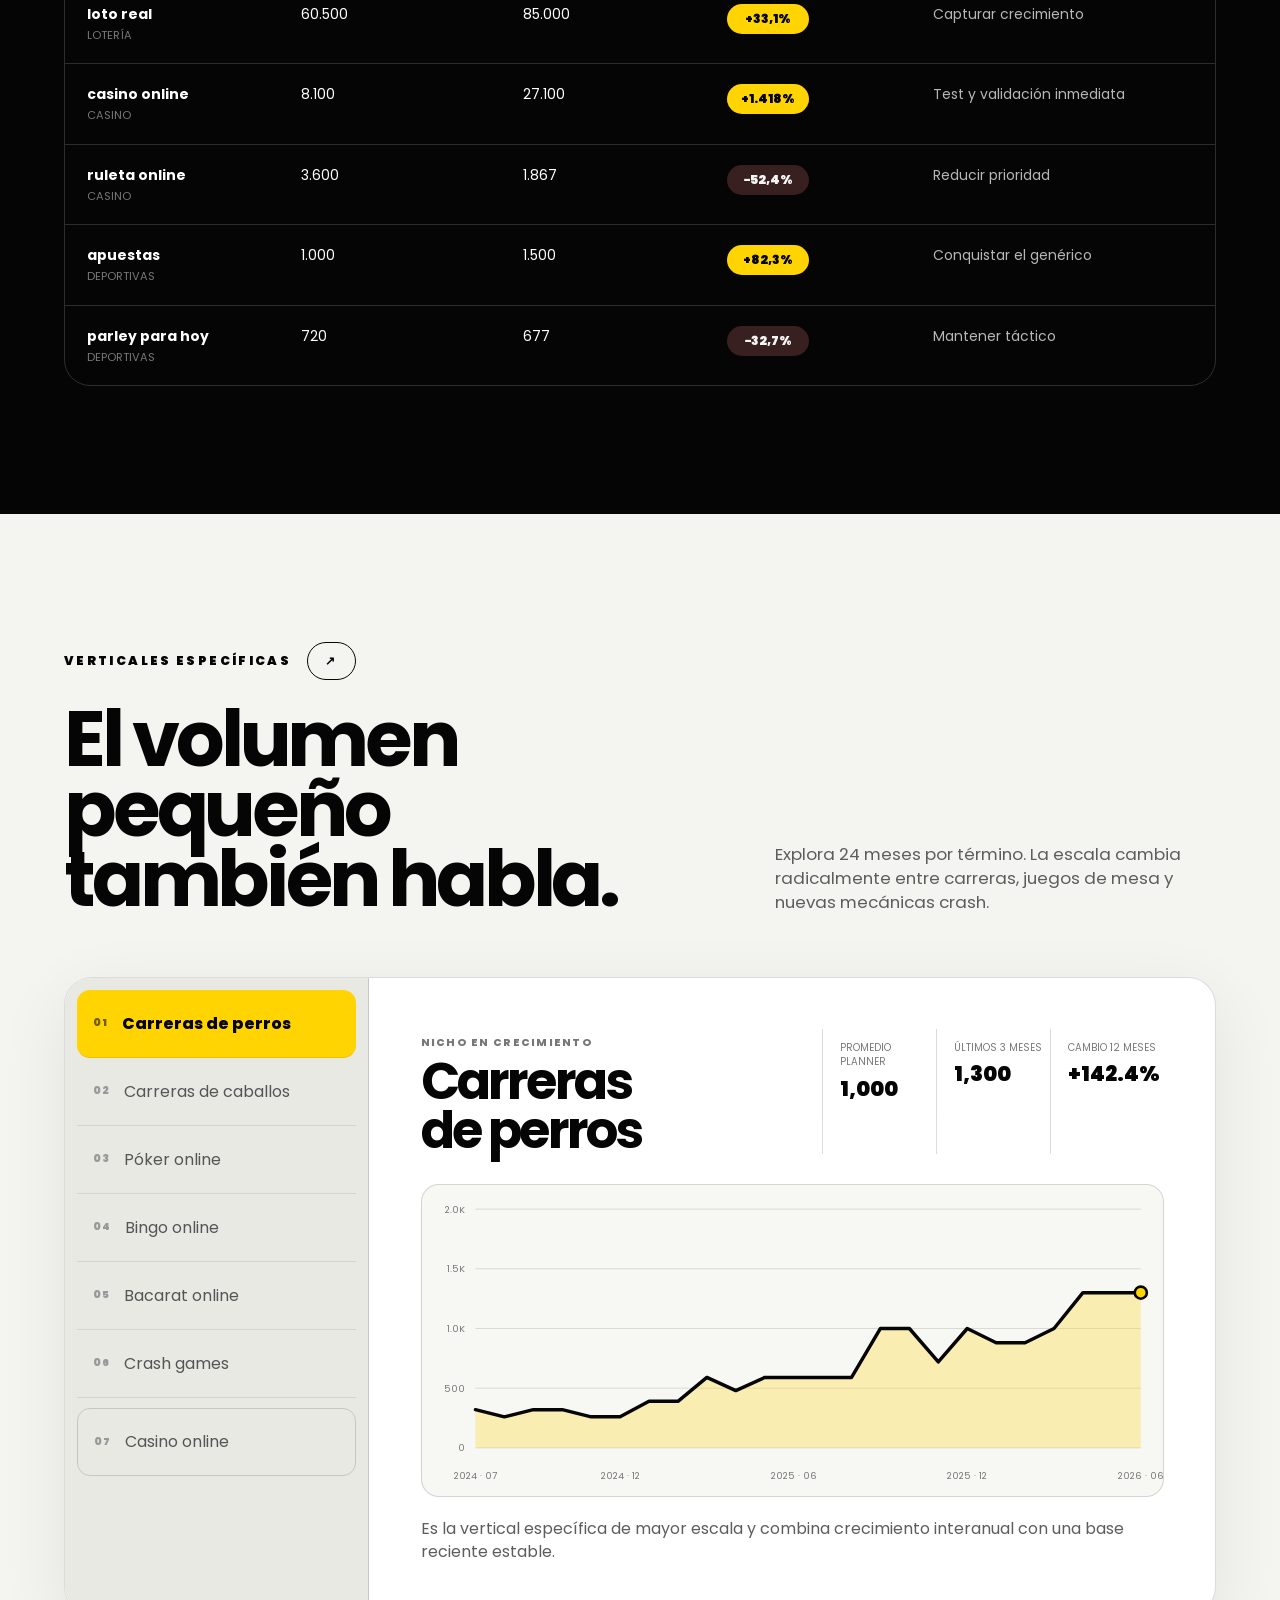
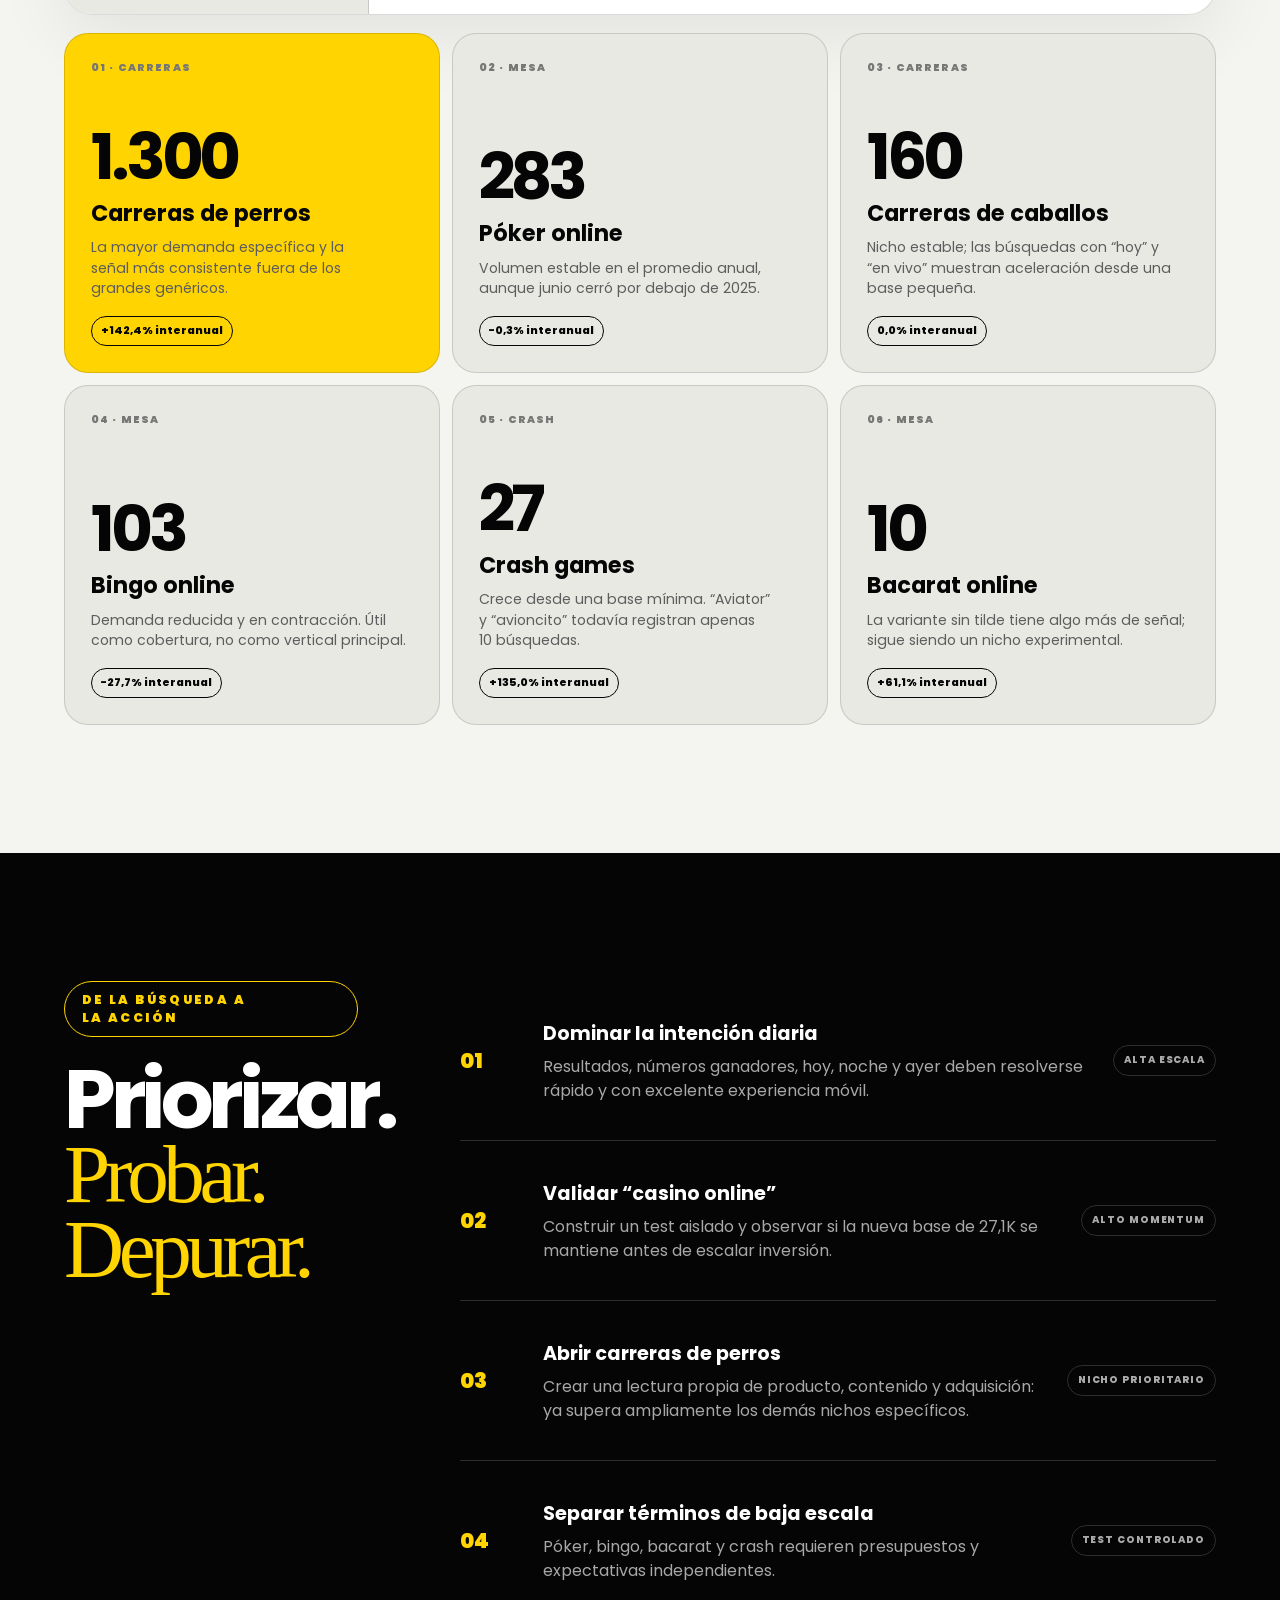
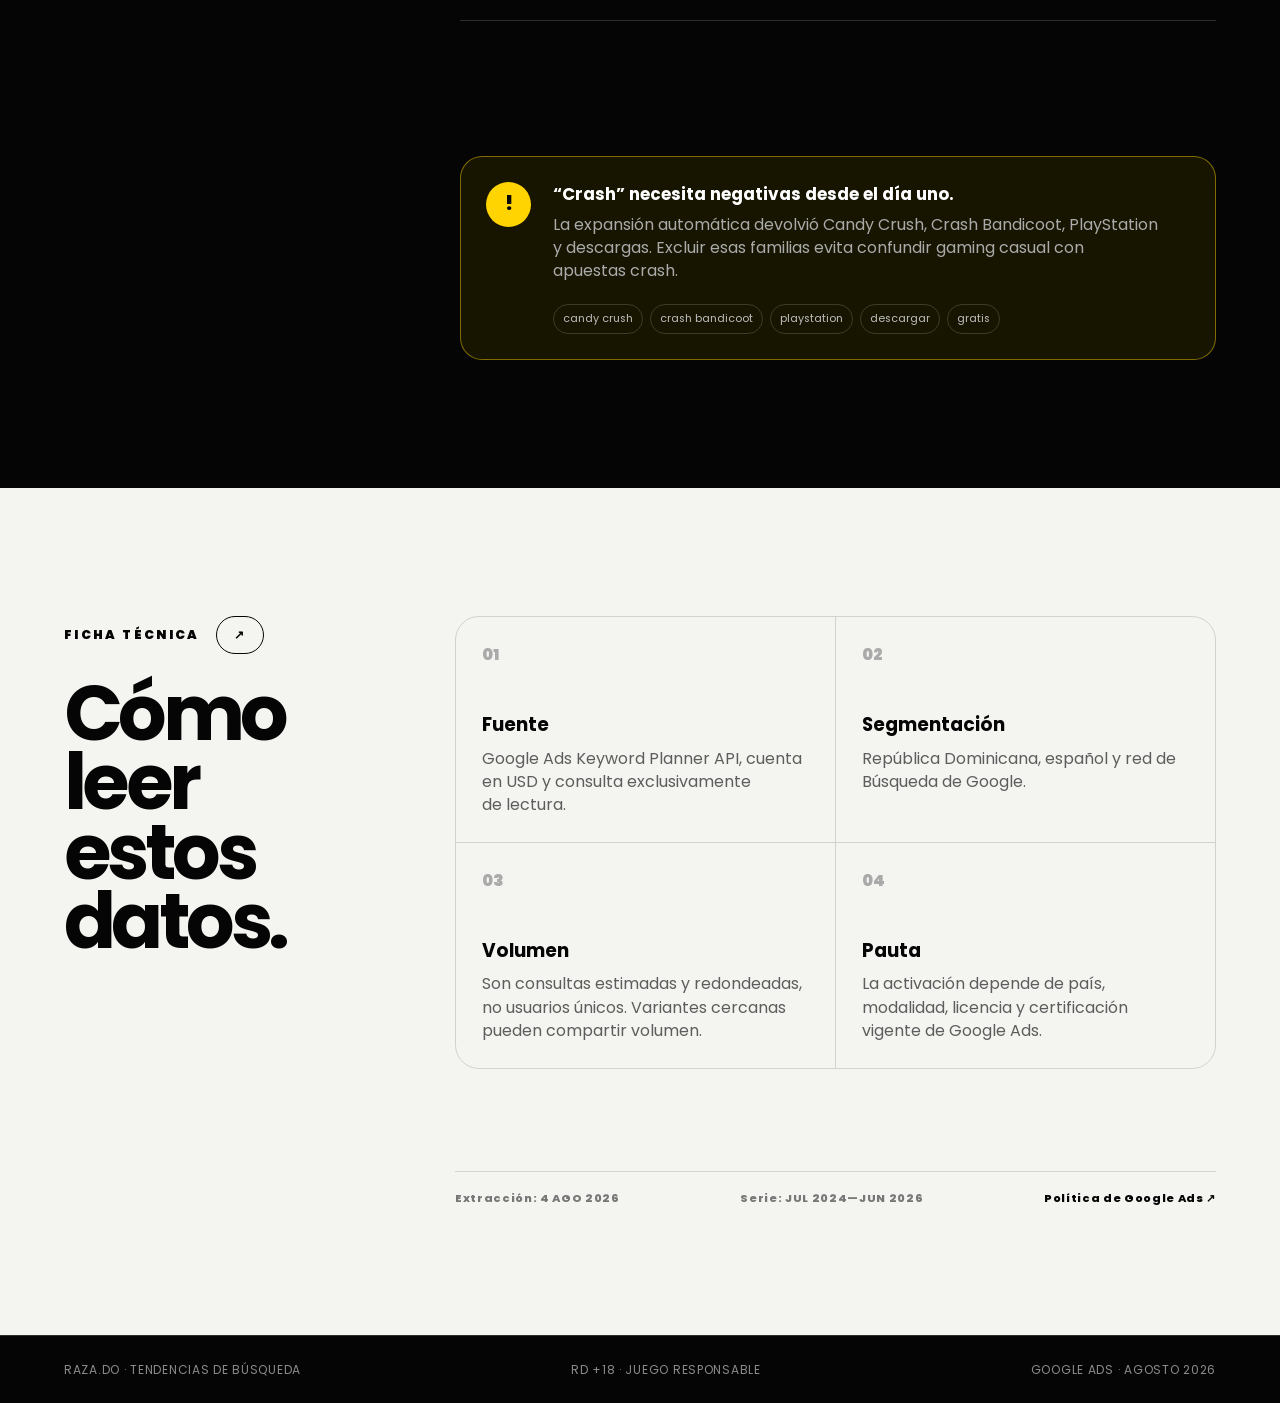
<file: tendencias-busqueda.html>
<!doctype html>
<html lang="es">
<head>
  <meta charset="utf-8">
  <meta name="viewport" content="width=device-width, initial-scale=1">
  <meta name="description" content="Tendencias de búsqueda de apuestas, casino y lotería en República Dominicana para Raza.do.">
  <title>Raza.do | Tendencias de búsqueda</title>
  <link rel="stylesheet" href="styles.css">
  <link rel="stylesheet" href="tendencias.css">
</head>
<body class="trends-page">
  <a class="skip-link" href="#resumen">Saltar al análisis</a>

  <header class="site-header">
    <a class="brand" href="index.html" aria-label="Volver al centro de documentos de Raza.do">
      <span class="brand-mark">R</span>
      <span>RAZA.DO</span>
    </a>
    <nav aria-label="Navegación principal">
      <a href="index.html">Documentos</a>
      <a href="#resumen">Resumen</a>
      <a href="#mercado">Mercado</a>
      <a href="#especificos">Verticales</a>
      <a href="#acciones">Acciones</a>
    </nav>
    <span class="header-context">RD · 18+</span>
  </header>

  <main id="top">
    <section class="trends-hero section-dark" aria-labelledby="trends-title">
      <div class="trends-hero-copy">
        <p class="eyebrow"><span>GOOGLE SEARCH</span><span>JUL 2024—JUN 2026</span></p>
        <h1 id="trends-title">Lo que busca RD.<br><em>Antes de apostar.</em></h1>
        <p class="trends-lead">Una lectura de la demanda real alrededor de lotería, casino y apuestas deportivas para priorizar producto, contenido y adquisición.</p>
        <div class="hero-actions">
          <a class="button button-primary" href="#mercado">Explorar señales <span aria-hidden="true">↘</span></a>
          <a class="button button-ghost" href="#metodologia">Ver metodología</a>
        </div>
        <dl class="hero-stats" aria-label="Resumen de la investigación">
          <div><dt>Ideas analizadas</dt><dd>1.993</dd></div>
          <div><dt>Histórico</dt><dd>24 meses</dd></div>
          <div><dt>Último dato</dt><dd>JUN 2026</dd></div>
        </dl>
      </div>

      <aside class="search-signal" aria-label="Principal señal de demanda">
        <div class="signal-orbit signal-orbit-one"></div>
        <div class="signal-orbit signal-orbit-two"></div>
        <div class="signal-topline"><span>SEÑAL #01</span><span>ALTA ESCALA</span></div>
        <div class="signal-content">
          <span class="signal-kicker">Búsquedas mensuales</span>
          <strong>30,4M</strong>
          <h2>“lotería nacional”</h2>
          <p>La consulta recurrente de resultados define el tamaño y la frecuencia del mercado.</p>
        </div>
        <div class="signal-bars" aria-hidden="true">
          <i style="--bar:58%"></i><i style="--bar:58%"></i><i style="--bar:72%"></i><i style="--bar:72%"></i><i style="--bar:88%"></i><i style="--bar:100%"></i>
        </div>
      </aside>
    </section>

    <section class="market-summary section-light" id="resumen" aria-labelledby="summary-title">
      <div class="section-heading section-heading-wide">
        <div>
          <p class="eyebrow eyebrow-dark">TRES MERCADOS <span>↗</span></p>
          <h2 id="summary-title">Una categoría.<br>Tres comportamientos.</h2>
        </div>
        <p>Lotería es hábito y resultado. Casino está viviendo una ruptura de demanda. Deportivas combina navegación de marca con búsquedas genéricas más volátiles.</p>
      </div>

      <div class="universe-grid">
        <article class="universe-card universe-lottery">
          <div class="universe-index">01</div>
          <span class="universe-label">LOTERÍA</span>
          <h3>El resultado<br>manda.</h3>
          <p>La intención “hoy” y las marcas de sorteos concentran una frecuencia extraordinaria.</p>
          <dl><div><dt>Señal</dt><dd>30,4M</dd></div><div><dt>Momentum</dt><dd>+14,4%</dd></div></dl>
          <small>“lotería nacional” · “lotería de hoy”</small>
        </article>

        <article class="universe-card universe-casino">
          <div class="universe-index">02</div>
          <span class="universe-label">CASINO</span>
          <h3>El genérico<br>se dispara.</h3>
          <p>“Casino online” rompe su base histórica desde marzo de 2026, mientras ruleta cae.</p>
          <dl><div><dt>Últimos 3 meses</dt><dd>27,1K</dd></div><div><dt>Momentum</dt><dd>+1.418%</dd></div></dl>
          <small>Validar la nueva base durante 2—3 meses</small>
        </article>

        <article class="universe-card universe-sports">
          <div class="universe-index">03</div>
          <span class="universe-label">DEPORTIVAS</span>
          <h3>La marca<br>abre camino.</h3>
          <p>La navegación por operador supera al genérico; “apuestas” gana tracción.</p>
          <dl><div><dt>Top marca</dt><dd>12,1K</dd></div><div><dt>“Apuestas”</dt><dd>+82%</dd></div></dl>
          <small>“365bet” · “apuestas” · “parley”</small>
        </article>
      </div>
    </section>

    <section class="market-dashboard section-dark" id="mercado" aria-labelledby="market-title">
      <div class="section-heading section-heading-wide">
        <div>
          <p class="eyebrow">MAPA DE DEMANDA <span>↗</span></p>
          <h2 id="market-title">Escala, momentum<br>y oportunidad.</h2>
        </div>
        <p>Los términos se leen individualmente: Google agrupa variantes cercanas y no deben sumarse como si fueran audiencias únicas.</p>
      </div>

      <div class="demand-radar" aria-label="Comparación visual de búsquedas representativas">
        <div class="demand-row demand-row-head"><span>Término</span><span>Volumen relativo</span><span>Lectura</span></div>
        <div class="demand-row"><strong>lotería nacional</strong><span class="demand-track"><i style="--width:100%"></i></span><span>Hábito masivo</span></div>
        <div class="demand-row"><strong>lotería de hoy</strong><span class="demand-track"><i style="--width:82%"></i></span><span>Inmediatez</span></div>
        <div class="demand-row"><strong>casino online</strong><span class="demand-track"><i style="--width:55%"></i></span><span>Ruptura alcista</span></div>
        <div class="demand-row"><strong>365bet</strong><span class="demand-track"><i style="--width:48%"></i></span><span>Navegación de marca</span></div>
        <div class="demand-row"><strong>apuestas</strong><span class="demand-track"><i style="--width:31%"></i></span><span>Genérico creciente</span></div>
        <div class="demand-row"><strong>carreras de perros</strong><span class="demand-track"><i style="--width:29%"></i></span><span>Nicho acelerado</span></div>
      </div>

      <div class="signal-table-wrap">
        <table class="signal-table">
          <thead><tr><th>Señal</th><th>Promedio Planner</th><th>Últimos 3 meses</th><th>Cambio 12 meses</th><th>Decisión</th></tr></thead>
          <tbody>
            <tr><td><strong>lotería de hoy</strong><span>Lotería</span></td><td>5.000.000</td><td>5.746.667</td><td><span class="trend-pill trend-up">+14,4%</span></td><td>Defender resultados diarios</td></tr>
            <tr><td><strong>loto real</strong><span>Lotería</span></td><td>60.500</td><td>85.000</td><td><span class="trend-pill trend-up">+33,1%</span></td><td>Capturar crecimiento</td></tr>
            <tr><td><strong>casino online</strong><span>Casino</span></td><td>8.100</td><td>27.100</td><td><span class="trend-pill trend-up">+1.418%</span></td><td>Test y validación inmediata</td></tr>
            <tr><td><strong>ruleta online</strong><span>Casino</span></td><td>3.600</td><td>1.867</td><td><span class="trend-pill trend-down">−52,4%</span></td><td>Reducir prioridad</td></tr>
            <tr><td><strong>apuestas</strong><span>Deportivas</span></td><td>1.000</td><td>1.500</td><td><span class="trend-pill trend-up">+82,3%</span></td><td>Conquistar el genérico</td></tr>
            <tr><td><strong>parley para hoy</strong><span>Deportivas</span></td><td>720</td><td>677</td><td><span class="trend-pill trend-down">−32,7%</span></td><td>Mantener táctico</td></tr>
          </tbody>
        </table>
      </div>
    </section>

    <section class="specifics section-light" id="especificos" aria-labelledby="specifics-title">
      <div class="section-heading section-heading-inline">
        <div>
          <p class="eyebrow eyebrow-dark">VERTICALES ESPECÍFICAS <span>↗</span></p>
          <h2 id="specifics-title">El volumen pequeño<br>también habla.</h2>
        </div>
        <p>Explora 24 meses por término. La escala cambia radicalmente entre carreras, juegos de mesa y nuevas mecánicas crash.</p>
      </div>

      <div class="specific-explorer">
        <div class="term-switcher" role="group" aria-label="Seleccionar vertical para visualizar">
          <button class="term-button is-active" type="button" data-term="dog" aria-pressed="true"><span>01</span>Carreras de perros</button>
          <button class="term-button" type="button" data-term="horse" aria-pressed="false"><span>02</span>Carreras de caballos</button>
          <button class="term-button" type="button" data-term="poker" aria-pressed="false"><span>03</span>Póker online</button>
          <button class="term-button" type="button" data-term="bingo" aria-pressed="false"><span>04</span>Bingo online</button>
          <button class="term-button" type="button" data-term="baccarat" aria-pressed="false"><span>05</span>Bacarat online</button>
          <button class="term-button" type="button" data-term="crash" aria-pressed="false"><span>06</span>Crash games</button>
          <button class="term-button term-button-generic" type="button" data-term="casino" aria-pressed="false"><span>07</span>Casino online</button>
        </div>

        <article class="specific-chart-panel">
          <div class="chart-readout">
            <div><span id="chartCategory">NICHO EN CRECIMIENTO</span><h3 id="chartTerm">Carreras de perros</h3></div>
            <dl>
              <div><dt>Promedio Planner</dt><dd id="chartAverage">1.000</dd></div>
              <div><dt>Últimos 3 meses</dt><dd id="chartRecent">1.300</dd></div>
              <div><dt>Cambio 12 meses</dt><dd id="chartChange">+142,4%</dd></div>
            </dl>
          </div>
          <div class="trend-chart-shell">
            <svg id="specificTrendChart" class="specific-trend-chart" viewBox="0 0 860 360" role="img" aria-labelledby="chartTerm chartDescription"></svg>
          </div>
          <p class="chart-description" id="chartDescription">Es la vertical específica de mayor escala y combina crecimiento interanual con una base reciente estable.</p>
        </article>
      </div>

      <div class="specific-card-grid">
        <article class="specific-card specific-card-lead"><span>01 · CARRERAS</span><strong>1.300</strong><h3>Carreras de perros</h3><p>La mayor demanda específica y la señal más consistente fuera de los grandes genéricos.</p><i>+142,4% interanual</i></article>
        <article class="specific-card"><span>02 · MESA</span><strong>283</strong><h3>Póker online</h3><p>Volumen estable en el promedio anual, aunque junio cerró por debajo de 2025.</p><i>−0,3% interanual</i></article>
        <article class="specific-card"><span>03 · CARRERAS</span><strong>160</strong><h3>Carreras de caballos</h3><p>Nicho estable; las búsquedas con “hoy” y “en vivo” muestran aceleración desde una base pequeña.</p><i>0,0% interanual</i></article>
        <article class="specific-card"><span>04 · MESA</span><strong>103</strong><h3>Bingo online</h3><p>Demanda reducida y en contracción. Útil como cobertura, no como vertical principal.</p><i>−27,7% interanual</i></article>
        <article class="specific-card"><span>05 · CRASH</span><strong>27</strong><h3>Crash games</h3><p>Crece desde una base mínima. “Aviator” y “avioncito” todavía registran apenas 10 búsquedas.</p><i>+135,0% interanual</i></article>
        <article class="specific-card"><span>06 · MESA</span><strong>10</strong><h3>Bacarat online</h3><p>La variante sin tilde tiene algo más de señal; sigue siendo un nicho experimental.</p><i>+61,1% interanual</i></article>
      </div>
    </section>

    <section class="action-section section-dark" id="acciones" aria-labelledby="actions-title">
      <div class="action-heading">
        <p class="eyebrow"><span>DE LA BÚSQUEDA A LA ACCIÓN</span></p>
        <h2 id="actions-title">Priorizar.<br><em>Probar. Depurar.</em></h2>
      </div>
      <ol class="action-list">
        <li><span>01</span><div><strong>Dominar la intención diaria</strong><p>Resultados, números ganadores, hoy, noche y ayer deben resolverse rápido y con excelente experiencia móvil.</p></div><em>ALTA ESCALA</em></li>
        <li><span>02</span><div><strong>Validar “casino online”</strong><p>Construir un test aislado y observar si la nueva base de 27,1K se mantiene antes de escalar inversión.</p></div><em>ALTO MOMENTUM</em></li>
        <li><span>03</span><div><strong>Abrir carreras de perros</strong><p>Crear una lectura propia de producto, contenido y adquisición: ya supera ampliamente los demás nichos específicos.</p></div><em>NICHO PRIORITARIO</em></li>
        <li><span>04</span><div><strong>Separar términos de baja escala</strong><p>Póker, bingo, bacarat y crash requieren presupuestos y expectativas independientes.</p></div><em>TEST CONTROLADO</em></li>
      </ol>

      <aside class="noise-alert">
        <span class="noise-icon" aria-hidden="true">!</span>
        <div><strong>“Crash” necesita negativas desde el día uno.</strong><p>La expansión automática devolvió Candy Crush, Crash Bandicoot, PlayStation y descargas. Excluir esas familias evita confundir gaming casual con apuestas crash.</p></div>
        <div class="negative-tags" aria-label="Negativas sugeridas"><span>candy crush</span><span>crash bandicoot</span><span>playstation</span><span>descargar</span><span>gratis</span></div>
      </aside>
    </section>

    <section class="methodology section-light" id="metodologia" aria-labelledby="method-title">
      <div>
        <p class="eyebrow eyebrow-dark">FICHA TÉCNICA <span>↗</span></p>
        <h2 id="method-title">Cómo leer<br>estos datos.</h2>
      </div>
      <div class="method-grid">
        <article><span>01</span><h3>Fuente</h3><p>Google Ads Keyword Planner API, cuenta en USD y consulta exclusivamente de lectura.</p></article>
        <article><span>02</span><h3>Segmentación</h3><p>República Dominicana, español y red de Búsqueda de Google.</p></article>
        <article><span>03</span><h3>Volumen</h3><p>Son consultas estimadas y redondeadas, no usuarios únicos. Variantes cercanas pueden compartir volumen.</p></article>
        <article><span>04</span><h3>Pauta</h3><p>La activación depende de país, modalidad, licencia y certificación vigente de Google Ads.</p></article>
      </div>
      <div class="method-footer"><span>Extracción: 4 AGO 2026</span><span>Serie: JUL 2024—JUN 2026</span><a href="https://support.google.com/adspolicy/answer/15132179?hl=es">Política de Google Ads ↗</a></div>
    </section>
  </main>

  <footer>
    <span>RAZA.DO · Tendencias de búsqueda</span>
    <span>RD +18 · Juego responsable</span>
    <span>Google Ads · Agosto 2026</span>
  </footer>

  <script src="tendencias.js"></script>
</body>
</html>
</file>
<file: styles.css>
@import url("https://fonts.googleapis.com/css2?family=Poppins:wght@400;500;600;700;800;900&display=swap");

:root {
  --ink: #050505;
  --ink-soft: #141414;
  --paper: #f4f4f1;
  --white: #ffffff;
  --yellow: #ffd400;
  --yellow-soft: #ffe86a;
  --line-dark: rgba(255,255,255,.16);
  --line-light: rgba(5,5,5,.14);
  --muted-dark: #a8a8a8;
  --muted-light: #5d5d5d;
  --radius: 28px;
  --max: 1440px;
  --shadow: 0 28px 80px rgba(0,0,0,.16);
  font-family: "Poppins", ui-sans-serif, -apple-system, BlinkMacSystemFont, "Segoe UI", sans-serif;
  color-scheme: dark;
}

* { box-sizing: border-box; }
html { scroll-behavior: smooth; }
body { margin: 0; background: var(--ink); color: var(--white); font-size: 16px; line-height: 1.45; }
button, input, select { font: inherit; }
a { color: inherit; text-decoration: none; }
img { display: block; max-width: 100%; }

.skip-link { position: fixed; top: 8px; left: 8px; z-index: 100; transform: translateY(-150%); background: var(--yellow); color: var(--ink); padding: 10px 16px; border-radius: 999px; font-weight: 800; }
.skip-link:focus { transform: translateY(0); }

.site-header { position: fixed; inset: 0 0 auto; z-index: 50; height: 74px; display: flex; align-items: center; justify-content: space-between; gap: 28px; padding: 0 clamp(22px,4vw,72px); background: rgba(5,5,5,.82); border-bottom: 1px solid var(--line-dark); backdrop-filter: blur(18px); }
.brand { display: inline-flex; align-items: center; gap: 11px; font-weight: 900; letter-spacing: .06em; }
.brand-mark { width: 35px; height: 35px; display: grid; place-items: center; border: 2px solid var(--yellow); color: var(--yellow); border-radius: 50%; font-size: .9rem; }
.site-header nav { display: flex; gap: clamp(18px,3vw,42px); color: #d1d1d1; font-size: .88rem; }
.site-header nav a { position: relative; }
.site-header nav a::after { content: ""; position: absolute; left: 0; bottom: -7px; width: 100%; height: 2px; background: var(--yellow); transform: scaleX(0); transform-origin: left; transition: transform .22s ease; }
.site-header nav a:hover::after, .site-header nav a:focus-visible::after { transform: scaleX(1); }
.header-context { color: var(--yellow); border: 1px solid var(--yellow); border-radius: 999px; padding: 7px 12px; font-size: .75rem; font-weight: 800; letter-spacing: .1em; }

.section-dark, .section-light { padding: clamp(88px,10vw,150px) clamp(22px,5vw,78px); }
.section-dark { background: var(--ink); color: var(--white); }
.section-light { background: var(--paper); color: var(--ink); }
.hero { min-height: 100svh; padding-top: 130px; display: grid; grid-template-columns: minmax(0,1.05fr) minmax(360px,.72fr); align-items: center; gap: clamp(45px,7vw,120px); overflow: hidden; }
.hero-copy { max-width: 820px; position: relative; z-index: 2; }
.eyebrow { margin: 0 0 25px; display: flex; align-items: center; gap: 16px; color: var(--yellow); font-size: .78rem; font-weight: 900; letter-spacing: .19em; text-transform: uppercase; }
.eyebrow span:first-child { border: 1px solid var(--yellow); border-radius: 999px; padding: 9px 17px; }
.eyebrow-dark { color: var(--ink); }
.eyebrow-dark span:first-child { border-color: var(--ink); }
h1, h2, h3, p { text-wrap: pretty; }
h1 { margin: 0; font-size: clamp(4rem,8.6vw,9rem); line-height: .86; letter-spacing: -.065em; font-weight: 850; }
h1 em, h2 em { color: var(--yellow); font-style: normal; }
.flow-page h1 { font-weight: 700; }
.flow-page h2, .flow-page h3 { font-weight: 600; }
.hero-lead { max-width: 670px; margin: 34px 0 0; color: #c2c2c2; font-size: clamp(1rem,1.55vw,1.35rem); }
.hero-actions { display: flex; flex-wrap: wrap; gap: 13px; margin-top: 36px; }
.button { display: inline-flex; align-items: center; justify-content: center; gap: 16px; min-height: 52px; padding: 0 23px; border-radius: 999px; border: 1px solid var(--yellow); font-weight: 850; transition: transform .2s ease, background .2s ease, color .2s ease; }
.button:hover { transform: translateY(-2px); }
.button-primary { background: var(--yellow); color: var(--ink); }
.button-ghost { color: var(--yellow); }
.hero-stats { display: grid; grid-template-columns: repeat(3,1fr); gap: 1px; margin: 50px 0 0; background: var(--line-dark); border: 1px solid var(--line-dark); border-radius: 20px; overflow: hidden; }
.hero-stats div { padding: 20px; background: var(--ink-soft); }
.hero-stats dt { color: var(--muted-dark); font-size: .76rem; text-transform: uppercase; letter-spacing: .12em; }
.hero-stats dd { margin: 5px 0 0; color: var(--yellow); font-size: clamp(1.35rem,2.2vw,2rem); font-weight: 900; }
.hero-visual { position: relative; min-height: 670px; display: grid; place-items: center; }
.hero-image-shell { position: relative; z-index: 2; width: min(100%,470px); aspect-ratio: .66; border-radius: 42px; overflow: hidden; background: var(--yellow); box-shadow: var(--shadow); }
.hero-image-shell::after { content: ""; position: absolute; inset: 0; background: linear-gradient(180deg,transparent 55%,rgba(0,0,0,.7)); }
.hero-image-shell img { width: 100%; height: 100%; object-fit: cover; object-position: center 22%; }
.hero-image-shell p { position: absolute; z-index: 2; left: 30px; bottom: 24px; margin: 0; font-size: clamp(1.6rem,3vw,3rem); line-height: .92; font-weight: 950; letter-spacing: -.04em; }
.toggle-motif { position: absolute; z-index: 3; top: 24px; left: 24px; width: 92px; height: 46px; padding: 5px; background: var(--ink); border-radius: 999px; }
.toggle-motif span { display: block; width: 36px; height: 36px; background: var(--yellow); border-radius: 50%; }
.orbit { position: absolute; border: 1px solid rgba(255,212,0,.42); border-radius: 50%; }
.orbit-one { width: 620px; height: 620px; }
.orbit-two { width: 780px; height: 780px; border-style: dashed; animation: rotate 28s linear infinite; }
@keyframes rotate { to { transform: rotate(360deg); } }

.rule-intro { border-bottom: 1px solid var(--line-light); scroll-margin-top: 74px; }
.rule-heading { max-width: var(--max); margin: 0 auto 58px; display: grid; grid-template-columns: minmax(0,1.15fr) minmax(320px,.55fr); column-gap: clamp(45px,8vw,120px); align-items: end; }
.rule-heading .eyebrow { grid-column: 1 / -1; }
.rule-heading h2 { margin: 0; font-size: clamp(3.4rem,7vw,7.2rem); line-height: .89; letter-spacing: -.06em; }
.rule-heading h2 em { color: var(--ink); font-style: normal; text-decoration: underline; text-decoration-color: var(--yellow); text-decoration-thickness: .13em; text-underline-offset: .08em; }
.rule-heading > p:last-child { max-width: 520px; margin: 0; color: var(--muted-light); font-size: clamp(1rem,1.35vw,1.2rem); }
.rule-grid { max-width: var(--max); margin: 0 auto; display: grid; grid-template-columns: repeat(3,1fr); gap: 16px; }
.rule-card { min-height: 310px; padding: clamp(25px,3vw,38px); display: flex; flex-direction: column; justify-content: space-between; gap: 40px; border: 1px solid var(--line-light); border-radius: var(--radius); background: var(--white); }
.rule-card-number { color: var(--ink); font-size: clamp(5rem,8vw,8.5rem); line-height: .75; font-weight: 950; letter-spacing: -.07em; }
.rule-card h3 { margin: 0 0 10px; font-size: clamp(1.45rem,2vw,2rem); line-height: 1; }
.rule-card p { max-width: 350px; margin: 0; color: var(--muted-light); }
.rule-card:nth-child(2) { background: var(--yellow); border-color: var(--yellow); }
.rule-card:nth-child(2) p { color: #574900; }
.rule-reference { max-width: var(--max); margin: 16px auto 0; padding: clamp(28px,4vw,52px); display: flex; align-items: end; justify-content: space-between; gap: 40px; border-radius: var(--radius); background: var(--ink); color: var(--white); }
.rule-reference .eyebrow { margin-bottom: 22px; }
.rule-reference h3 { margin: 0; font-size: clamp(2rem,4vw,4.4rem); line-height: .94; letter-spacing: -.05em; }
.rule-reference div > p:last-child { max-width: 650px; margin: 24px 0 0; color: var(--muted-dark); }
.rule-reference .button { flex: 0 0 auto; }

.section-heading { max-width: var(--max); margin: 0 auto 62px; display: grid; grid-template-columns: minmax(320px,.8fr) minmax(420px,1.2fr); gap: 80px; align-items: end; }
.section-heading-wide { grid-template-columns: 1fr .65fr; }
.section-heading-inline { grid-template-columns: 1fr .7fr; }
.section-heading h2, .decision-strip h2 { margin: 0; font-size: clamp(3rem,6vw,6.2rem); line-height: .91; letter-spacing: -.055em; }
.section-heading > p, .section-heading > div + p { margin: 0; max-width: 600px; color: var(--muted-light); font-size: 1.05rem; }
.section-dark .section-heading > p, .section-dark .section-heading > div + p { color: var(--muted-dark); }

.journey { max-width: var(--max); margin: 0 auto; display: grid; grid-template-columns: repeat(3,1fr); gap: 18px; }
.journey-card { width: 100%; min-height: 245px; display: flex; flex-direction: column; justify-content: space-between; padding: 28px; border: 1px solid var(--line-light); border-radius: var(--radius); background: var(--white); color: var(--ink); text-align: left; appearance: none; cursor: pointer; transition: transform .2s ease, border-color .2s ease, background .2s ease; }
.journey-card:hover, .journey-card:focus-visible { transform: translateY(-5px); border-color: var(--yellow); outline: none; }
.journey-card.is-active { background: var(--yellow); border-color: var(--yellow); }
.journey-number { display: flex; justify-content: space-between; color: #767676; font-size: .76rem; letter-spacing: .12em; }
.journey-content { display: grid; gap: 8px; margin-top: 28px; }
.journey-title { display: block; font-size: 1.7rem; line-height: 1.12; letter-spacing: -.03em; text-wrap: pretty; }
.journey-description { display: block; color: var(--muted-light); text-wrap: pretty; }
.journey-media { display: block; margin-top: 12px; font-size: .76rem; font-weight: 800; text-transform: uppercase; letter-spacing: .08em; }

.filters { max-width: var(--max); margin: 0 auto; display: grid; grid-template-columns: repeat(4,minmax(140px,1fr)) minmax(190px,1.2fr) auto; gap: 10px; padding: 14px; border: 1px solid var(--line-dark); background: #111; border-radius: 22px; position: sticky; top: 88px; z-index: 20; box-shadow: 0 20px 60px rgba(0,0,0,.28); }
.filters label { display: grid; gap: 6px; color: #8c8c8c; font-size: .68rem; text-transform: uppercase; letter-spacing: .12em; }
.filters select, .filters input { width: 100%; height: 44px; padding: 0 12px; color: var(--white); background: #1b1b1b; border: 1px solid #303030; border-radius: 11px; outline: none; text-transform: none; letter-spacing: 0; }
.filters select:focus, .filters input:focus { border-color: var(--yellow); box-shadow: 0 0 0 3px rgba(255,212,0,.13); }
.reset-button { align-self: end; height: 44px; padding: 0 16px; border: 1px solid var(--yellow); border-radius: 11px; background: transparent; color: var(--yellow); cursor: pointer; font-weight: 800; }
.active-filter-row { max-width: var(--max); margin: 22px auto 18px; display: flex; justify-content: space-between; gap: 20px; color: #bcbcbc; }
.active-filter-row p { margin: 0; }
.scenario-switcher { max-width:var(--max); margin:0 auto 22px; padding:28px; display:grid; grid-template-columns:minmax(250px,.75fr) minmax(520px,1.6fr); gap:30px; align-items:center; border:2px solid var(--yellow); border-radius:22px; background:#111; box-shadow:0 18px 50px rgba(0,0,0,.22); }
.scenario-switcher-copy .eyebrow { margin:0 0 10px; color:var(--yellow); }
.scenario-switcher-copy h2 { margin:0; color:var(--white); font-size:clamp(1.65rem,2.5vw,2.55rem); line-height:.98; }
.scenario-switcher-copy h2 em { color:var(--yellow); font-style:normal; }
.scenario-switcher-copy > p:last-child { margin:16px 0 0; color:#bcbcbc; font-size:.86rem; line-height:1.55; }
.scenario-options { display:grid; grid-template-columns:repeat(3,1fr); gap:10px; }
.scenario-option { min-height:154px; padding:18px; display:flex; flex-direction:column; align-items:flex-start; text-align:left; border:1px solid #383838; border-radius:15px; background:#202020; color:var(--white); cursor:pointer; transition:transform .18s ease,border-color .18s ease,background .18s ease; }
.scenario-option:hover { transform:translateY(-3px); border-color:var(--yellow); }
.scenario-option span { color:#aaa; font-size:.67rem; font-weight:900; letter-spacing:.1em; }
.scenario-option strong { margin:18px 0 8px; font-size:1.08rem; line-height:1.05; }
.scenario-option small { color:#aaa; line-height:1.35; }
.scenario-option.is-active { background:var(--yellow); border-color:var(--yellow); color:var(--ink); box-shadow:0 0 0 3px rgba(255,212,0,.2); }
.scenario-option.is-active span,.scenario-option.is-active small { color:#3c3500; }
.live-dot { display: inline-flex; align-items: center; gap: 8px; color: var(--yellow); font-size: .8rem; }
.live-dot::before { content: ""; width: 7px; height: 7px; background: var(--yellow); border-radius: 50%; box-shadow: 0 0 0 5px rgba(255,212,0,.12); }
.metric-grid { max-width: var(--max); margin: 0 auto; display: grid; grid-template-columns: repeat(5,1fr); gap: 12px; }
.metric-card { min-height: 180px; padding: 24px; border: 1px solid var(--line-dark); border-radius: 22px; background: linear-gradient(145deg,#151515,#0d0d0d); }
.metric-card.accent { background: var(--yellow); color: var(--ink); border-color: var(--yellow); }
.metric-label { color: var(--muted-dark); font-size: .75rem; text-transform: uppercase; letter-spacing: .13em; }
.metric-card.accent .metric-label { color: #393000; }
.metric-value { margin-top: 22px; font-size: clamp(2.25rem,4vw,4.2rem); line-height: .9; font-weight: 950; letter-spacing: -.055em; }
.metric-foot { margin-top: 18px; color: var(--muted-dark); font-size: .82rem; }
.metric-card.accent .metric-foot { color: #554900; }

.distribution-block { max-width: var(--max); margin: 90px auto 0; padding-top: 82px; border-top: 1px solid var(--line-dark); scroll-margin-top: 210px; }
.dashboard-subheading { display: grid; grid-template-columns: 1fr .65fr; gap: 70px; align-items: end; margin-bottom: 42px; }
.dashboard-subheading h2 { margin: 0; font-size: clamp(3rem,5.5vw,5.8rem); line-height: .91; letter-spacing: -.055em; }
.dashboard-subheading > p { max-width: 550px; margin: 0; color: var(--muted-dark); }
.distribution-grid { display: grid; grid-template-columns: minmax(0,.92fr) minmax(0,1.08fr); gap: 16px; }
.insight-panel { min-height: 470px; padding: clamp(22px,2.4vw,34px); border: 1px solid var(--line-dark); border-radius: 28px; background: linear-gradient(145deg,#151515,#0d0d0d); }
.insight-panel-heading { display: flex; justify-content: space-between; gap: 22px; align-items: flex-start; padding-bottom: 24px; border-bottom: 1px solid var(--line-dark); }
.insight-panel-heading span:first-child, .chart-hint { color: #8c8c8c; font-size: .66rem; font-weight: 700; letter-spacing: .11em; text-transform: uppercase; }
.insight-panel-heading h3 { margin: 5px 0 0; font-size: clamp(1.5rem,2.3vw,2.25rem); letter-spacing: -.035em; }
.chart-hint { color: var(--yellow); text-align: right; }
.objective-chart-layout { min-height: 350px; display: grid; grid-template-columns: minmax(190px,.72fr) minmax(260px,1.28fr); gap: clamp(24px,3vw,48px); align-items: center; padding-top: 28px; }
.objective-donut { position: relative; width: min(100%,245px); aspect-ratio: 1; display: grid; place-items: center; justify-self: center; border-radius: 50%; box-shadow: inset 0 0 0 1px rgba(255,255,255,.12); }
.objective-donut::after { content: ""; position: absolute; inset: 22%; border-radius: 50%; background: #101010; box-shadow: 0 0 0 1px var(--line-dark); }
.objective-donut > span { position: relative; z-index: 1; display: grid; gap: 5px; text-align: center; }
.objective-donut strong { color: var(--white); font-size: clamp(1.45rem,2.5vw,2.4rem); letter-spacing: -.05em; }
.objective-donut small { color: #898989; font-size: .66rem; letter-spacing: .08em; text-transform: uppercase; }
.objective-legend { display: grid; gap: 7px; }
.objective-legend-item { width: 100%; display: grid; grid-template-columns: 11px minmax(0,1fr) auto; gap: 12px; align-items: center; padding: 13px; color: var(--white); background: transparent; border: 1px solid transparent; border-radius: 14px; text-align: left; cursor: pointer; transition: background .2s ease, border-color .2s ease; }
.objective-legend-item:hover, .objective-legend-item:focus-visible, .objective-legend-item.is-active { background: #1d1d1d; border-color: var(--line-dark); outline: none; }
.objective-legend-item > i { width: 11px; height: 11px; border-radius: 3px; }
.objective-legend-item > span { min-width: 0; }
.objective-legend-item strong, .objective-legend-item small { display: block; }
.objective-legend-item small { margin-top: 2px; color: #858585; font-size: .67rem; }
.objective-value { text-align: right; }
.objective-value strong { color: var(--yellow); }
.ranking-list { display: grid; gap: 16px; padding-top: 28px; }
.ranking-row { display: grid; gap: 8px; padding: 0; color: var(--white); background: transparent; border: 0; text-align: left; cursor: pointer; }
.ranking-copy { display: flex; justify-content: space-between; gap: 20px; align-items: center; font-size: .83rem; }
.ranking-copy > span { min-width: 0; overflow: hidden; text-overflow: ellipsis; white-space: nowrap; }
.ranking-copy b { display: inline-block; width: 30px; color: #6e6e6e; font-size: .66rem; }
.ranking-copy > strong { color: var(--yellow); }
.ranking-track { height: 11px; overflow: hidden; border-radius: 999px; background: #282828; }
.ranking-track i { display: block; height: 100%; min-width: 3px; border-radius: inherit; transition: width .32s ease, filter .2s ease; }
.ranking-row:hover .ranking-track i, .ranking-row:focus-visible .ranking-track i { filter: brightness(1.25); }
.ranking-row:focus-visible { outline: 2px solid var(--yellow); outline-offset: 5px; border-radius: 4px; }
.flow-usage { margin-top: 16px; display: grid; grid-template-columns: minmax(240px,.65fr) minmax(0,1.35fr); gap: clamp(35px,6vw,90px); padding: clamp(28px,4vw,54px); border: 1px solid rgba(255,212,0,.4); border-radius: 28px; background: #111; }
.flow-usage-heading h3 { margin: 0; font-size: clamp(2.4rem,4vw,4rem); line-height: .92; letter-spacing: -.05em; }
.flow-usage-steps { margin: 0; padding: 0; display: grid; grid-template-columns: repeat(4,1fr); gap: 1px; list-style: none; background: var(--line-dark); border: 1px solid var(--line-dark); border-radius: 18px; overflow: hidden; }
.flow-usage-steps li { min-height: 200px; display: flex; flex-direction: column; padding: 20px; background: #171717; }
.flow-usage-steps li > span { color: var(--yellow); font-size: .7rem; font-weight: 800; letter-spacing: .12em; }
.flow-usage-steps strong { margin-top: auto; font-size: 1.08rem; }
.flow-usage-steps p { margin: 7px 0 0; color: #929292; font-size: .76rem; }

.chart-shell { max-width: var(--max); margin: 0 auto; padding: 28px 28px 18px; background: var(--ink); color: var(--white); border-radius: 28px; box-shadow: var(--shadow); overflow: hidden; }
.chart-toolbar { display: flex; justify-content: space-between; gap: 28px; align-items: flex-start; margin-bottom: 34px; }
.chart-toolbar > p { margin: 0; font-size: 1.1rem; font-weight: 800; }
.legend { display: flex; justify-content: flex-end; flex-wrap: wrap; gap: 8px 13px; max-width: 760px; }
.legend-item { display: inline-flex; align-items: center; gap: 7px; color: #bdbdbd; font-size: .72rem; }
.legend-swatch { width: 10px; height: 10px; border-radius: 2px; }
.monthly-chart { height: 440px; display: flex; align-items: end; gap: clamp(12px,2.4vw,36px); padding: 10px 12px 0; border-bottom: 1px solid #3c3c3c; background-image: linear-gradient(to top, transparent 24.8%,#292929 25%,transparent 25.2%,transparent 49.8%,#292929 50%,transparent 50.2%,transparent 74.8%,#292929 75%,transparent 75.2%); }
.bar-group { height: 100%; flex: 1; min-width: 70px; display: flex; flex-direction: column; justify-content: end; align-items: stretch; gap: 8px; color: var(--white); background: transparent; border: 0; cursor: pointer; }
.bar-total { font-size: .78rem; font-weight: 900; }
.bar-stack { width: 100%; min-height: 2px; display: flex; flex-direction: column-reverse; justify-content: flex-start; border-radius: 8px 8px 0 0; overflow: hidden; transition: filter .2s ease, transform .2s ease; }
.bar-group:hover .bar-stack, .bar-group:focus-visible .bar-stack { filter: brightness(1.17); transform: translateY(-3px); }
.bar-segment { width: 100%; min-height: 1px; }
.bar-label { padding-bottom: 10px; text-align: center; }
.bar-label strong { display: block; font-size: .9rem; }
.bar-label span { display: block; color: #8e8e8e; font-size: .72rem; }
.bar-label .bar-range { margin-top: 2px; color: #6d6d6d; font-size: .66rem; letter-spacing: .04em; }

.performance-results { max-width: var(--max); margin: 100px auto 0; padding-top: 92px; border-top: 1px solid var(--line-light); scroll-margin-top: 92px; }
.results-heading { display: grid; grid-template-columns: 1fr .65fr; gap: 70px; align-items: end; margin-bottom: 44px; }
.results-heading h2 { margin: 0; font-size: clamp(3rem,5.7vw,6rem); line-height: .91; letter-spacing: -.055em; }
.results-heading > p { max-width: 560px; margin: 0; color: var(--muted-light); }
.results-grid { min-width: 0; display: grid; grid-template-columns: minmax(360px,.78fr) minmax(0,1.22fr); gap: 16px; }
.performance-panel { min-width: 0; min-height: 520px; padding: clamp(22px,2.5vw,34px); border: 1px solid #2c2c2c; border-radius: 28px; background: linear-gradient(145deg,#151515,#090909); color: var(--white); box-shadow: var(--shadow); }
.performance-panel-heading { min-height: 80px; display: flex; justify-content: space-between; gap: 24px; align-items: flex-start; padding-bottom: 23px; border-bottom: 1px solid var(--line-dark); }
.performance-panel-heading span { color: #8d8d8d; font-size: .66rem; font-weight: 700; letter-spacing: .1em; text-transform: uppercase; }
.performance-panel-heading h3 { margin: 5px 0 0; font-size: clamp(1.45rem,2.2vw,2.2rem); letter-spacing: -.035em; }
.performance-panel-heading > span { max-width: 175px; color: var(--yellow); text-align: right; }
.conversion-funnel { min-height: 430px; display: flex; flex-direction: column; align-items: center; justify-content: center; gap: 7px; padding: 28px 0 18px; }
.funnel-scenario-options { display:grid; grid-template-columns:repeat(3,1fr); gap:7px; margin-top:18px; }
.funnel-scenario-option { min-height:72px; padding:11px 13px; border-radius:11px; }
.funnel-scenario-option span { font-size:.58rem; }
.funnel-scenario-option strong { margin:8px 0 0; font-size:.9rem; }
.funnel-level { min-height: 76px; display: grid; place-content: center; gap: 1px; padding: 10px 40px; text-align: center; clip-path: polygon(7% 0,93% 0,100% 100%,0 100%); }
.funnel-level span { font-size: .66rem; font-weight: 800; letter-spacing: .1em; text-transform: uppercase; }
.funnel-level strong { font-size: clamp(1.55rem,2.5vw,2.3rem); line-height: 1; letter-spacing: -.045em; }
.funnel-level small { font-size: .68rem; }
.funnel-impressions { width: 100%; background: var(--yellow); color: var(--ink); }
.funnel-reach { width: 90%; background: var(--yellow-soft); color: var(--ink); }
.funnel-visits { width: 80%; background: #d1ff5b; color: var(--ink); }
.funnel-registers { width: 70%; background: #55c98a; color: var(--ink); }
.funnel-ftd { width: 58%; background: #315cff; color: var(--white); }
.results-assumption, .trend-summary { margin: 0; padding-top: 16px; border-top: 1px solid var(--line-dark); color: #8f8f8f; font-size: .72rem; }
.trend-legend { display: flex; flex-wrap: wrap; justify-content: flex-end; gap: 9px 13px; }
.trend-legend span { display: inline-flex; align-items: center; gap: 6px; }
.trend-legend i { width: 10px; height: 10px; border-radius: 50%; }
.register-swatch { background: var(--yellow); }
.ftd-swatch { background: #315cff; }
.results-trend { width: 100%; max-width: 100%; min-width: 0; min-height: 365px; display: grid; place-items: center; padding: 18px 0 8px; }
.results-trend svg { width: 100%; height: auto; overflow: visible; }
.trend-grid-line { stroke: #2d2d2d; stroke-width: 1; }
.trend-axis-label, .trend-month, .trend-value { font-family: "Poppins", sans-serif; }
.trend-axis-label { fill: #737373; font-size: 10px; }
.trend-month { fill: #a8a8a8; font-size: 11px; font-weight: 700; }
.trend-line { fill: none; stroke-width: 4; stroke-linecap: round; stroke-linejoin: round; }
.trend-line-register { stroke: var(--yellow); }
.trend-line-ftd { stroke: #315cff; }
.trend-dot { stroke: #101010; stroke-width: 3; }
.trend-dot-register { fill: var(--yellow); }
.trend-dot-ftd { fill: #315cff; }
.trend-value { font-size: 10px; font-weight: 800; }
.trend-value-register { fill: var(--yellow); }
.trend-value-ftd { fill: #7894ff; }
.trend-empty { margin: 0; color: #878787; text-align: center; }

.channel-grid { max-width: var(--max); margin: 0 auto; display: grid; grid-template-columns: repeat(3,1fr); gap: 16px; }
.channel-card { border: 1px solid var(--line-dark); border-radius: 26px; background: #101010; overflow: hidden; transition: transform .2s ease, border-color .2s ease; }
.channel-card:hover { transform: translateY(-4px); border-color: rgba(255,212,0,.6); }
.channel-card summary { list-style: none; cursor: pointer; padding: 24px; }
.channel-card summary::-webkit-details-marker { display: none; }
.channel-card-top { display: flex; justify-content: space-between; gap: 14px; align-items: flex-start; }
.channel-icon { width: 54px; height: 54px; display: grid; place-items: center; flex: 0 0 auto; border-radius: 50%; color: var(--ink); font-size: .82rem; font-weight: 950; }
.channel-role { color: var(--yellow); border: 1px solid var(--yellow); border-radius: 999px; padding: 6px 9px; font-size: .63rem; font-weight: 900; letter-spacing: .1em; text-transform: uppercase; }
.channel-card h3 { margin: 25px 0 5px; font-size: 1.65rem; }
.channel-objective { margin: 0; color: var(--muted-dark); }
.channel-numbers { display: grid; grid-template-columns: 1fr 1fr; gap: 1px; margin-top: 24px; background: var(--line-dark); border: 1px solid var(--line-dark); border-radius: 14px; overflow: hidden; }
.channel-numbers div { padding: 14px; background: #171717; }
.channel-numbers span { display: block; color: #8c8c8c; font-size: .66rem; text-transform: uppercase; letter-spacing: .1em; }
.channel-numbers strong { display: block; margin-top: 5px; font-size: 1.03rem; }
.channel-expand { margin-top: 20px; display: flex; align-items: center; justify-content: space-between; color: var(--yellow); font-size: .78rem; font-weight: 850; }
.channel-expand::after { content: "+"; font-size: 1.3rem; }
.channel-card[open] .channel-expand::after { content: "\2212"; }
.channel-details { padding: 0 24px 24px; border-top: 1px solid var(--line-dark); }
.channel-details h4 { margin: 21px 0 10px; color: var(--yellow); font-size: .73rem; letter-spacing: .13em; text-transform: uppercase; }
.format-list { display: flex; flex-wrap: wrap; gap: 7px; }
.format-chip { padding: 7px 10px; border-radius: 999px; background: #252525; color: #dedede; font-size: .72rem; }
.channel-details p { color: #b8b8b8; font-size: .88rem; }
.mini-months { display: grid; grid-template-columns: repeat(6,1fr); gap: 6px; align-items: end; min-height: 88px; }
.mini-month { display: flex; height: 88px; flex-direction: column; justify-content: end; gap: 5px; text-align: center; color: #8f8f8f; font-size: .62rem; }
.mini-month i { display: block; width: 100%; min-height: 2px; border-radius: 4px 4px 0 0; }
.empty-state { max-width: var(--max); margin: 20px auto 0; padding: 30px; border: 1px dashed var(--line-dark); border-radius: 20px; color: var(--muted-dark); text-align: center; }

.table-wrap { max-width: var(--max); margin: 0 auto; overflow: auto; border: 1px solid var(--line-light); border-radius: 24px; background: var(--white); }
table { width: 100%; min-width: 1080px; border-collapse: collapse; }
th { padding: 17px 18px; background: var(--ink); color: var(--yellow); font-size: .72rem; letter-spacing: .09em; text-align: left; text-transform: uppercase; }
td { padding: 17px 18px; border-bottom: 1px solid #e4e4e1; vertical-align: top; font-size: .87rem; }
tbody tr:last-child td { border-bottom: 0; }
tbody tr:hover { background: #fff9d6; }
.flow-summary-row td { background:#f3f3ef; border-top:2px solid var(--ink); color:var(--ink); vertical-align:middle; }
.flow-summary-row td:first-child { font-size:.95rem; text-transform:uppercase; letter-spacing:.04em; }
.flow-summary-row td:nth-child(2) strong { font-size:1rem; }
.flow-summary-optimization td { background:var(--yellow); border-top:0; }
.flow-summary-optimization:hover td { background:var(--yellow); }
.table-channel { display: flex; align-items: center; gap: 9px; font-weight: 850; }
.table-dot { width: 10px; height: 10px; flex: 0 0 auto; border-radius: 50%; }

.decision-strip { text-align: center; padding-inline: max(24px,14vw); }
.decision-strip .eyebrow { justify-content: center; }
.decision-strip h2 { max-width: 1000px; margin: 0 auto; }
.decision-strip > p:not(.eyebrow) { max-width: 740px; margin: 30px auto; color: var(--muted-dark); }
footer { display: flex; justify-content: space-between; gap: 18px; padding: 25px clamp(22px,5vw,78px); border-top: 1px solid var(--line-dark); color: #8a8a8a; background: var(--ink); font-size: .75rem; letter-spacing: .06em; text-transform: uppercase; }

.library-hero { min-height: 82svh; padding-top: 155px; display: grid; grid-template-columns: minmax(0,1fr) minmax(250px,.28fr); align-items: end; gap: clamp(50px,8vw,130px); overflow: hidden; }
.library-hero-copy { max-width: 1160px; }
.mobile-break { display: none; }
.library-hero h1 { max-width: 1100px; font-size: clamp(4rem,8.2vw,8.6rem); }
.library-lead { max-width: 720px; margin: 38px 0 0; color: #c2c2c2; font-size: clamp(1rem,1.45vw,1.3rem); }
.library-count { position: relative; min-height: 260px; display: flex; flex-direction: column; justify-content: flex-end; padding: 28px; border: 1px solid var(--line-dark); border-radius: var(--radius); background: var(--ink-soft); overflow: hidden; }
.library-count::before { content: ""; position: absolute; width: 180px; height: 180px; top: -75px; right: -65px; border: 1px dashed rgba(255,212,0,.5); border-radius: 50%; }
.library-count strong { color: var(--yellow); font-size: clamp(4rem,7vw,7rem); line-height: .82; letter-spacing: -.07em; }
.library-count span { margin-top: 18px; color: var(--muted-dark); font-size: .72rem; font-weight: 700; letter-spacing: .13em; text-transform: uppercase; }
.library-count p { margin: 8px 0 0; font-weight: 700; }

.document-grid { max-width: var(--max); margin: 0 auto; display: grid; grid-template-columns: repeat(12,1fr); gap: 18px; }
.document-card { min-height: 440px; display: flex; flex-direction: column; padding: clamp(24px,3vw,42px); border: 1px solid var(--line-light); border-radius: 32px; background: var(--white); color: var(--ink); }
.document-card-featured { grid-column: span 8; position: relative; overflow: hidden; box-shadow: 0 18px 60px rgba(0,0,0,.08); transition: transform .22s ease, box-shadow .22s ease; }
.document-card-featured.document-card-half { grid-column: span 6; }
.document-card-featured::after { content: "↗"; position: absolute; top: 28px; right: 30px; width: 54px; height: 54px; display: grid; place-items: center; border-radius: 50%; background: var(--yellow); font-size: 1.4rem; font-weight: 900; transition: transform .22s ease; }
.document-card-featured:hover, .document-card-featured:focus-visible { transform: translateY(-6px); box-shadow: 0 28px 80px rgba(0,0,0,.14); outline: 3px solid rgba(255,212,0,.45); outline-offset: 3px; }
.document-card-featured:hover::after { transform: rotate(45deg); }
.document-card-empty { grid-column: span 4; justify-content: space-between; border-style: dashed; background: transparent; }
.document-meta { display: flex; flex-wrap: wrap; gap: 8px; padding-right: 70px; }
.document-tag { display: inline-flex; padding: 7px 11px; border: 1px solid var(--ink); border-radius: 999px; font-size: .67rem; font-weight: 800; letter-spacing: .1em; text-transform: uppercase; }
.document-tag-accent { border-color: var(--yellow); background: var(--yellow); }
.document-card h3 { max-width: 720px; margin: auto 0 12px; font-size: clamp(2.3rem,4.5vw,5rem); line-height: .92; letter-spacing: -.055em; }
.document-card > p { max-width: 650px; margin: 0; color: var(--muted-light); }
.document-stats { display: grid; grid-template-columns: repeat(3,1fr); gap: 1px; margin-top: 34px; border: 1px solid var(--line-light); border-radius: 16px; background: var(--line-light); overflow: hidden; }
.document-stats div { padding: 15px; background: #f8f8f5; }
.document-stats span { display: block; color: #777; font-size: .65rem; letter-spacing: .09em; text-transform: uppercase; }
.document-stats strong { display: block; margin-top: 5px; font-size: 1.05rem; }
.document-card-footer { display: flex; justify-content: space-between; gap: 20px; margin-top: 28px; padding-top: 20px; border-top: 1px solid var(--line-light); font-size: .76rem; font-weight: 800; letter-spacing: .08em; text-transform: uppercase; }
.empty-card-mark { width: 70px; height: 70px; display: grid; place-items: center; border: 1px solid var(--line-light); border-radius: 50%; color: #777; font-size: 2rem; }
.document-card-empty h3 { margin-top: auto; font-size: clamp(2rem,3vw,3.2rem); }
.document-card-empty .document-card-footer { color: #777; }
.library-callout { max-width: var(--max); margin: 0 auto; min-height: 330px; display: grid; grid-template-columns: .65fr 1.35fr; align-items: center; gap: clamp(40px,8vw,120px); }
.library-callout .eyebrow { margin: 0; }
.library-callout h2 { margin: 0; font-size: clamp(3rem,6vw,6rem); line-height: .92; letter-spacing: -.055em; }
.library-callout p:not(.eyebrow) { max-width: 650px; margin: 28px 0 0; color: var(--muted-dark); }

@media (max-width: 1180px) {
  .filters { grid-template-columns: repeat(3,1fr); position: static; }
  .scenario-switcher { grid-template-columns:1fr; }
  .metric-grid { grid-template-columns: repeat(2,1fr); }
  .channel-grid { grid-template-columns: repeat(2,1fr); }
  .hero { grid-template-columns: 1fr .65fr; }
  .hero-visual { min-height: 560px; }
  .library-hero { grid-template-columns: 1fr minmax(220px,.32fr); }
  .objective-chart-layout { grid-template-columns: 1fr; }
  .objective-donut { width: 210px; }
  .flow-usage { grid-template-columns: 1fr; }
  .distribution-block { scroll-margin-top: 92px; }
  .results-grid { grid-template-columns: 1fr; }
}
@media (max-width: 820px) {
  .site-header nav { display: none; }
  .hero { grid-template-columns: 1fr; min-height: auto; }
  .hero-visual { min-height: 590px; }
  .hero-image-shell { width: min(86vw,430px); }
  .rule-heading { grid-template-columns: 1fr; row-gap: 28px; }
  .rule-heading .eyebrow { grid-column: auto; }
  .rule-grid { grid-template-columns: 1fr; }
  .rule-card { min-height: 250px; }
  .rule-reference { align-items: flex-start; flex-direction: column; }
  .section-heading, .section-heading-wide, .section-heading-inline { grid-template-columns: 1fr; gap: 28px; }
  .journey { grid-template-columns: 1fr 1fr; }
  .filters { grid-template-columns: 1fr 1fr; }
  .scenario-options { grid-template-columns:1fr; }
  .scenario-option { min-height:118px; }
  .channel-grid { grid-template-columns: 1fr; }
  .chart-toolbar { display: grid; }
  .legend { justify-content: flex-start; }
  .monthly-chart { overflow-x: auto; gap: 14px; }
  .bar-group { flex: 0 0 90px; }
  .library-hero { grid-template-columns: minmax(0,1fr); min-height: auto; }
  .library-hero-copy { min-width: 0; }
  .library-count { min-height: 200px; }
  .document-card-featured, .document-card-featured.document-card-half, .document-card-empty { grid-column: 1 / -1; }
  .library-callout { grid-template-columns: 1fr; }
  .dashboard-subheading, .distribution-grid { grid-template-columns: 1fr; }
  .dashboard-subheading { gap: 26px; }
  .objective-chart-layout { grid-template-columns: minmax(180px,.7fr) minmax(250px,1.3fr); }
  .flow-usage-steps { grid-template-columns: 1fr 1fr; }
  .results-heading { grid-template-columns: 1fr; gap: 26px; }
}
@media (max-width: 560px) {
  .header-context { display: none; }
  .section-dark, .section-light { padding-inline: 18px; }
  h1 { font-size: clamp(2.7rem,13.6vw,4.6rem); }
  .hero-stats { grid-template-columns: 1fr; }
  .journey { grid-template-columns: 1fr; }
  .filters, .metric-grid { grid-template-columns: 1fr; }
  .active-filter-row, footer { flex-direction: column; }
  .chart-shell { padding-inline: 12px; }
  .library-hero h1 { font-size: clamp(2.25rem,12.3vw,4.2rem); }
  .mobile-break { display: inline; }
  .document-card { min-height: 400px; }
  .document-stats { grid-template-columns: 1fr; }
  .library-count { min-height: 180px; }
  .distribution-block { margin-top: 65px; padding-top: 62px; }
  .objective-chart-layout { grid-template-columns: 1fr; }
  .objective-legend-item { padding-inline: 6px; }
  .flow-usage-steps { grid-template-columns: 1fr; }
  .flow-usage-steps li { min-height: 145px; }
  .performance-results { margin-top: 70px; padding-top: 62px; }
  .performance-panel { min-height: 0; padding: 21px; }
  .performance-panel-heading { display: grid; }
  .performance-panel-heading > span { max-width: none; text-align: left; }
  .funnel-level { min-height: 76px; padding-inline: 18px; }
  .funnel-reach { width: 94%; }
  .funnel-visits { width: 88%; }
  .funnel-registers { width: 82%; }
  .funnel-ftd { width: 76%; }
  .results-trend { min-height: 290px; overflow-x: auto; }
  .results-trend svg { min-width: 620px; }
}

@media (prefers-reduced-motion: reduce) {
  *, *::before, *::after { scroll-behavior: auto !important; animation-duration: .01ms !important; animation-iteration-count: 1 !important; transition-duration: .01ms !important; }
}
</file>
<file: tendencias.css>
.trends-page { background: var(--ink); overflow-x: clip; }
.trends-page h1, .trends-page h2, .trends-page h3 { text-wrap: balance; }

.trends-hero { min-height: 100svh; padding-top: 132px; display: grid; grid-template-columns: minmax(0,1.08fr) minmax(360px,.62fr); align-items: center; gap: clamp(50px,8vw,130px); overflow: hidden; }
.trends-hero-copy { min-width: 0; max-width: 900px; position: relative; z-index: 2; }
.trends-hero h1 { margin: 0; font-size: clamp(4rem,7.8vw,8.2rem); line-height: .88; letter-spacing: -.07em; }
.trends-hero h1 em { color: var(--yellow); font-family: Georgia,serif; font-weight: 400; }
.trends-lead { max-width: 760px; margin: 35px 0 0; color: #c8c8c8; font-size: clamp(1rem,1.5vw,1.28rem); }

.search-signal { min-width: 0; min-height: 610px; position: relative; display: flex; flex-direction: column; justify-content: space-between; padding: clamp(25px,3vw,44px); border: 1px solid var(--line-dark); border-radius: 36px; background: linear-gradient(150deg,#191919,#090909 68%); overflow: hidden; box-shadow: var(--shadow); }
.signal-orbit { position: absolute; border: 1px solid rgba(255,212,0,.3); border-radius: 50%; pointer-events: none; }
.signal-orbit-one { width: 410px; height: 410px; top: -210px; right: -145px; }
.signal-orbit-two { width: 260px; height: 260px; top: -115px; right: -75px; border-style: dashed; }
.signal-topline { position: relative; z-index: 1; display: flex; justify-content: space-between; gap: 16px; color: var(--yellow); font-size: .69rem; font-weight: 800; letter-spacing: .13em; }
.signal-content { position: relative; z-index: 1; margin-top: auto; }
.signal-kicker { display: block; margin-bottom: 6px; color: var(--muted-dark); font-size: .7rem; font-weight: 700; letter-spacing: .12em; text-transform: uppercase; }
.signal-content strong { display: block; color: var(--yellow); font-size: clamp(4.6rem,7vw,7.7rem); line-height: .9; letter-spacing: -.07em; }
.signal-content h2 { margin: 16px 0 10px; font-size: clamp(1.7rem,3vw,2.8rem); line-height: 1; }
.signal-content p { max-width: 420px; margin: 0; color: #aaa; }
.signal-bars { height: 78px; display: flex; align-items: end; gap: 7px; margin-top: 32px; }
.signal-bars i { height: var(--bar); flex: 1; border-radius: 5px 5px 0 0; background: linear-gradient(var(--yellow),#806b00); opacity: .88; }

.market-summary, .market-dashboard, .specifics, .action-section, .methodology { scroll-margin-top: 72px; }
.universe-grid { max-width: var(--max); margin: 0 auto; display: grid; grid-template-columns: repeat(3,1fr); gap: 14px; }
.universe-card { min-height: 530px; position: relative; display: flex; flex-direction: column; padding: clamp(25px,3vw,38px); border: 1px solid var(--line-light); border-radius: 28px; background: var(--white); overflow: hidden; }
.universe-card::before { content: ""; position: absolute; width: 220px; height: 220px; top: -128px; right: -92px; border: 1px dashed rgba(5,5,5,.24); border-radius: 50%; }
.universe-index { position: absolute; top: 24px; right: 28px; color: #d1d1ce; font-size: 2.5rem; font-weight: 900; letter-spacing: -.07em; }
.universe-label { width: fit-content; padding: 7px 11px; border: 1px solid var(--ink); border-radius: 999px; font-size: .67rem; font-weight: 900; letter-spacing: .1em; }
.universe-card h3 { margin: auto 0 18px; font-size: clamp(2.7rem,4vw,4.7rem); line-height: .88; letter-spacing: -.06em; }
.universe-card p { min-height: 72px; margin: 0; color: var(--muted-light); }
.universe-card dl { display: grid; grid-template-columns: 1fr 1fr; gap: 1px; margin: 28px 0 14px; border: 1px solid var(--line-light); border-radius: 15px; background: var(--line-light); overflow: hidden; }
.universe-card dl div { padding: 15px; background: #f7f7f3; }
.universe-card dt { color: #737373; font-size: .64rem; text-transform: uppercase; }
.universe-card dd { margin: 4px 0 0; font-size: 1.45rem; font-weight: 900; }
.universe-card small { color: #737373; }
.universe-casino { background: var(--yellow); }
.universe-casino dl div { background: #ffe34a; }
.universe-sports { background: #e7e7e2; }

.demand-radar { max-width: var(--max); margin: 0 auto; border: 1px solid var(--line-dark); border-radius: 26px; overflow: hidden; }
.demand-row { min-height: 74px; display: grid; grid-template-columns: minmax(190px,.75fr) minmax(260px,1.4fr) minmax(150px,.55fr); align-items: center; gap: 28px; padding: 15px 26px; border-bottom: 1px solid var(--line-dark); }
.demand-row:last-child { border-bottom: 0; }
.demand-row strong { font-size: 1rem; }
.demand-row > span:last-child { color: var(--muted-dark); font-size: .78rem; text-transform: uppercase; letter-spacing: .06em; }
.demand-row-head { min-height: 48px; color: #7d7d7d; font-size: .64rem; font-weight: 800; letter-spacing: .12em; text-transform: uppercase; }
.demand-track { height: 12px; border-radius: 999px; background: #242424; overflow: hidden; }
.demand-track i { display: block; width: var(--width); height: 100%; border-radius: inherit; background: var(--yellow); }

.signal-table-wrap { max-width: var(--max); margin: 22px auto 0; overflow-x: auto; border: 1px solid var(--line-dark); border-radius: 26px; }
.signal-table { width: 100%; min-width: 920px; border-collapse: collapse; }
.signal-table th { padding: 18px 22px; color: #777; border-bottom: 1px solid var(--line-dark); font-size: .66rem; letter-spacing: .11em; text-align: left; text-transform: uppercase; }
.signal-table td { padding: 20px 22px; border-bottom: 1px solid var(--line-dark); }
.signal-table tbody tr:last-child td { border-bottom: 0; }
.signal-table td:first-child strong, .signal-table td:first-child span { display: block; }
.signal-table td:first-child span { margin-top: 3px; color: #777; font-size: .7rem; text-transform: uppercase; }
.signal-table td:last-child { color: #b7b7b7; }
.trend-pill { display: inline-flex; min-width: 82px; justify-content: center; padding: 6px 10px; border-radius: 999px; font-size: .78rem; font-weight: 900; }
.trend-up { color: var(--ink); background: var(--yellow); }
.trend-down { color: #f5f5f5; background: #392020; }

.specific-explorer { max-width: var(--max); margin: 0 auto; display: grid; grid-template-columns: minmax(250px,.36fr) minmax(0,1fr); border: 1px solid var(--line-light); border-radius: 28px; background: var(--white); overflow: hidden; box-shadow: 0 20px 70px rgba(0,0,0,.08); }
.term-switcher { padding: 12px; border-right: 1px solid var(--line-light); background: #e9e9e4; }
.term-button { width: 100%; min-height: 68px; display: flex; align-items: center; gap: 14px; padding: 13px 16px; border: 0; border-bottom: 1px solid rgba(5,5,5,.09); background: transparent; color: #555; text-align: left; cursor: pointer; transition: color .18s ease, background .18s ease, transform .18s ease; }
.term-button span { color: #999; font-size: .66rem; font-weight: 900; letter-spacing: .1em; }
.term-button:hover, .term-button:focus-visible { color: var(--ink); transform: translateX(3px); }
.term-button.is-active { border-radius: 13px; background: var(--yellow); color: var(--ink); font-weight: 800; }
.term-button.is-active span { color: #6f5d00; }
.term-button-generic { margin-top: 10px; border: 1px solid rgba(5,5,5,.15); border-radius: 13px; }
.specific-chart-panel { min-width: 0; padding: clamp(23px,4vw,52px); }
.chart-readout { display: flex; justify-content: space-between; gap: 30px; }
.chart-readout > div > span { color: #777; font-size: .66rem; font-weight: 800; letter-spacing: .12em; }
.chart-readout h3 { margin: 5px 0 0; font-size: clamp(2.1rem,4vw,4.2rem); line-height: .95; letter-spacing: -.055em; }
.chart-readout dl { display: grid; grid-template-columns: repeat(3,minmax(105px,1fr)); margin: 0; }
.chart-readout dl div { min-width: 125px; padding: 12px 17px; border-left: 1px solid var(--line-light); }
.chart-readout dt { color: #777; font-size: .62rem; text-transform: uppercase; }
.chart-readout dd { margin: 4px 0 0; font-size: 1.3rem; font-weight: 900; }
.trend-chart-shell { margin-top: 30px; border: 1px solid var(--line-light); border-radius: 18px; background: #f7f7f3; overflow-x: auto; }
.specific-trend-chart { width: 100%; min-width: 680px; display: block; }
.specific-trend-chart .chart-grid { stroke: #d6d6d0; stroke-width: 1; }
.specific-trend-chart .chart-axis { fill: #777; font-size: 11px; }
.specific-trend-chart .chart-area { fill: rgba(255,212,0,.27); }
.specific-trend-chart .chart-line { fill: none; stroke: var(--ink); stroke-width: 4; stroke-linecap: round; stroke-linejoin: round; }
.specific-trend-chart .chart-dot { fill: var(--yellow); stroke: var(--ink); stroke-width: 3; }
.chart-description { max-width: 800px; min-height: 46px; margin: 20px 0 0; color: var(--muted-light); }

.specific-card-grid { max-width: var(--max); margin: 18px auto 0; display: grid; grid-template-columns: repeat(3,1fr); gap: 12px; }
.specific-card { min-height: 340px; display: flex; flex-direction: column; padding: 26px; border: 1px solid var(--line-light); border-radius: 24px; background: #e9e9e4; }
.specific-card > span { color: #777; font-size: .65rem; font-weight: 900; letter-spacing: .11em; }
.specific-card > strong { margin-top: auto; font-size: clamp(3.2rem,5vw,5rem); line-height: .9; letter-spacing: -.065em; }
.specific-card h3 { margin: 11px 0 8px; font-size: 1.4rem; }
.specific-card p { margin: 0; color: var(--muted-light); font-size: .88rem; }
.specific-card i { width: fit-content; margin-top: 18px; padding: 6px 9px; border: 1px solid var(--ink); border-radius: 999px; font-size: .68rem; font-style: normal; font-weight: 800; }
.specific-card-lead { background: var(--yellow); }

.action-section { display: grid; grid-template-columns: minmax(260px,.56fr) minmax(0,1.44fr); gap: clamp(45px,8vw,130px); }
.action-heading { position: sticky; top: 120px; align-self: start; }
.action-heading h2 { margin: 0; font-size: clamp(3.3rem,6.5vw,6.8rem); line-height: .89; letter-spacing: -.065em; }
.action-heading h2 em { color: var(--yellow); font-family: Georgia,serif; font-weight: 400; }
.action-list { margin: 0; padding: 0; list-style: none; }
.action-list li { min-height: 160px; display: grid; grid-template-columns: 58px 1fr auto; align-items: center; gap: 25px; padding: 25px 0; border-bottom: 1px solid var(--line-dark); }
.action-list li > span { color: var(--yellow); font-size: 1.3rem; font-weight: 900; }
.action-list strong { font-size: 1.2rem; }
.action-list p { max-width: 680px; margin: 8px 0 0; color: var(--muted-dark); }
.action-list em { padding: 7px 10px; border: 1px solid var(--line-dark); border-radius: 999px; color: #aaa; font-size: .62rem; font-style: normal; font-weight: 800; letter-spacing: .09em; }
.noise-alert { grid-column: 2; display: grid; grid-template-columns: auto 1fr; gap: 22px; margin-top: 32px; padding: 25px; border: 1px solid rgba(255,212,0,.45); border-radius: 22px; background: #171500; }
.noise-icon { width: 45px; height: 45px; display: grid; place-items: center; border-radius: 50%; background: var(--yellow); color: var(--ink); font-size: 1.2rem; font-weight: 900; }
.noise-alert strong { font-size: 1.05rem; }
.noise-alert p { margin: 7px 0 0; color: #aaa; }
.negative-tags { grid-column: 2; display: flex; flex-wrap: wrap; gap: 7px; }
.negative-tags span { padding: 6px 9px; border: 1px solid var(--line-dark); border-radius: 999px; color: #bbb; font-size: .68rem; }

.methodology { display: grid; grid-template-columns: minmax(240px,.55fr) minmax(0,1.45fr); gap: clamp(40px,8vw,120px); }
.methodology h2 { margin: 0; font-size: clamp(3rem,6vw,6rem); line-height: .9; letter-spacing: -.06em; }
.method-grid { display: grid; grid-template-columns: repeat(2,1fr); border: 1px solid var(--line-light); border-radius: 24px; overflow: hidden; }
.method-grid article { min-height: 210px; padding: 26px; border-right: 1px solid var(--line-light); border-bottom: 1px solid var(--line-light); }
.method-grid article:nth-child(even) { border-right: 0; }
.method-grid article:nth-last-child(-n+2) { border-bottom: 0; }
.method-grid span { color: #aaa; font-weight: 900; }
.method-grid h3 { margin: 45px 0 8px; }
.method-grid p { margin: 0; color: var(--muted-light); }
.method-footer { grid-column: 2; display: flex; justify-content: space-between; flex-wrap: wrap; gap: 16px; padding-top: 18px; border-top: 1px solid var(--line-light); color: #777; font-size: .7rem; font-weight: 800; letter-spacing: .06em; }
.method-footer a { color: var(--ink); }

@media (max-width: 1120px) {
  .trends-hero { grid-template-columns: 1fr .6fr; }
  .search-signal { min-height: 550px; }
  .chart-readout { display: grid; }
  .chart-readout dl { border-top: 1px solid var(--line-light); }
  .chart-readout dl div:first-child { border-left: 0; }
}

@media (max-width: 900px) {
  .trends-hero, .action-section, .methodology { grid-template-columns: 1fr; }
  .trends-hero { min-height: auto; }
  .search-signal { min-height: 480px; }
  .universe-grid { grid-template-columns: 1fr; }
  .universe-card { min-height: 430px; }
  .demand-row { grid-template-columns: minmax(170px,.8fr) 1.2fr; }
  .demand-row > span:last-child, .demand-row-head span:last-child { display: none; }
  .specific-explorer { grid-template-columns: 1fr; }
  .term-switcher { display: flex; overflow-x: auto; border-right: 0; border-bottom: 1px solid var(--line-light); }
  .term-button { min-width: 195px; border-right: 1px solid rgba(5,5,5,.09); border-bottom: 0; }
  .term-button-generic { margin: 0 0 0 8px; }
  .specific-card-grid { grid-template-columns: repeat(2,1fr); }
  .action-heading { position: static; }
  .noise-alert, .method-footer { grid-column: 1; }
}

@media (max-width: 620px) {
  .trends-hero { width: 100%; max-width: 100vw; }
  .trends-hero-copy, .search-signal, .trends-hero .hero-actions, .trends-hero .hero-stats { width: 100%; max-width: calc(100vw - 36px); }
  .trends-hero h1 { font-size: clamp(3.2rem,15vw,5.2rem); }
  .trends-hero .eyebrow { flex-wrap: wrap; gap: 10px; }
  .trends-hero .hero-actions { display: grid; grid-template-columns: 1fr; }
  .trends-hero .hero-actions .button { width: 100%; justify-content: center; }
  .search-signal { min-height: 430px; }
  .signal-content strong { font-size: 4.5rem; }
  .demand-row { grid-template-columns: 1fr; gap: 10px; padding-block: 18px; }
  .demand-row-head { display: none; }
  .chart-readout dl { grid-template-columns: 1fr; }
  .chart-readout dl div { border-left: 0; border-bottom: 1px solid var(--line-light); }
  .specific-card-grid { grid-template-columns: 1fr; }
  .specific-card { min-height: 300px; }
  .action-list li { grid-template-columns: 40px 1fr; }
  .action-list em { grid-column: 2; width: fit-content; }
  .noise-alert { grid-template-columns: 1fr; }
  .negative-tags { grid-column: 1; }
  .method-grid { grid-template-columns: 1fr; }
  .method-grid article, .method-grid article:nth-child(even), .method-grid article:nth-last-child(-n+2) { border-right: 0; border-bottom: 1px solid var(--line-light); }
  .method-grid article:last-child { border-bottom: 0; }
}
</file>
